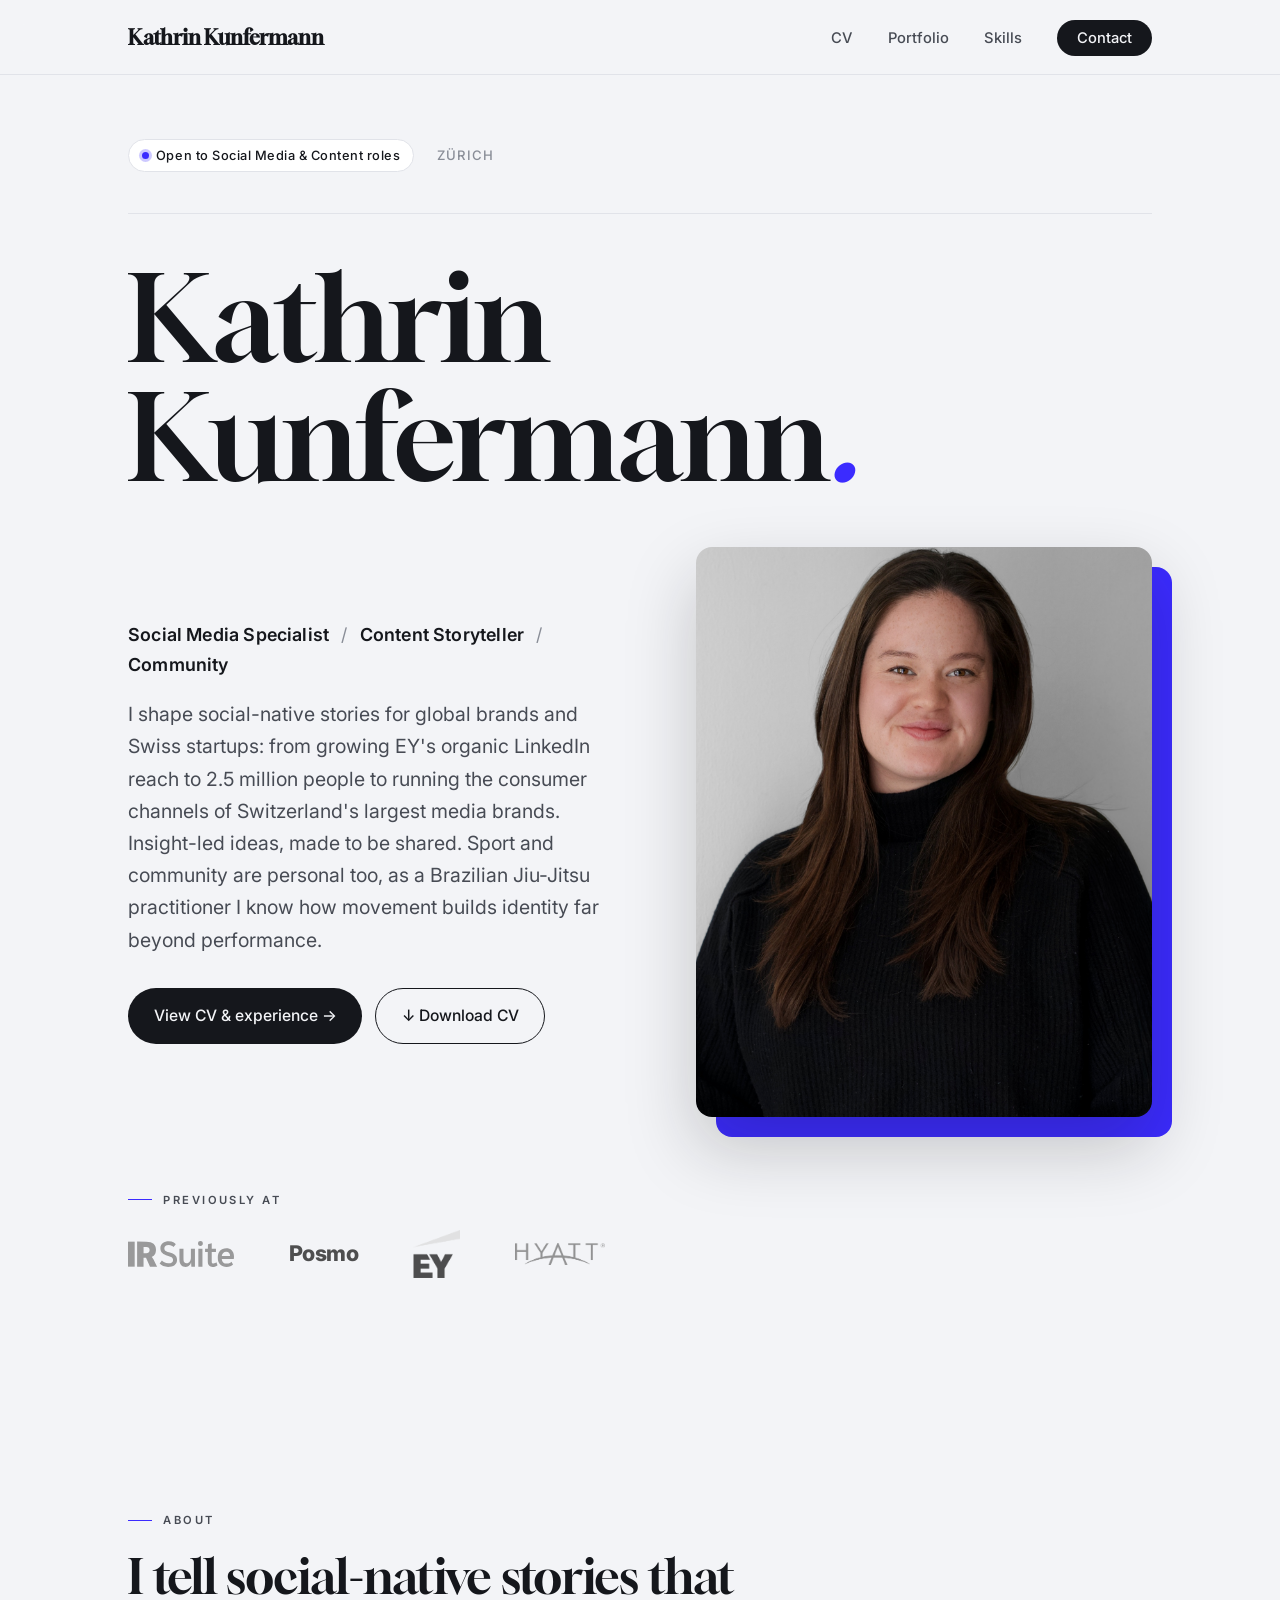
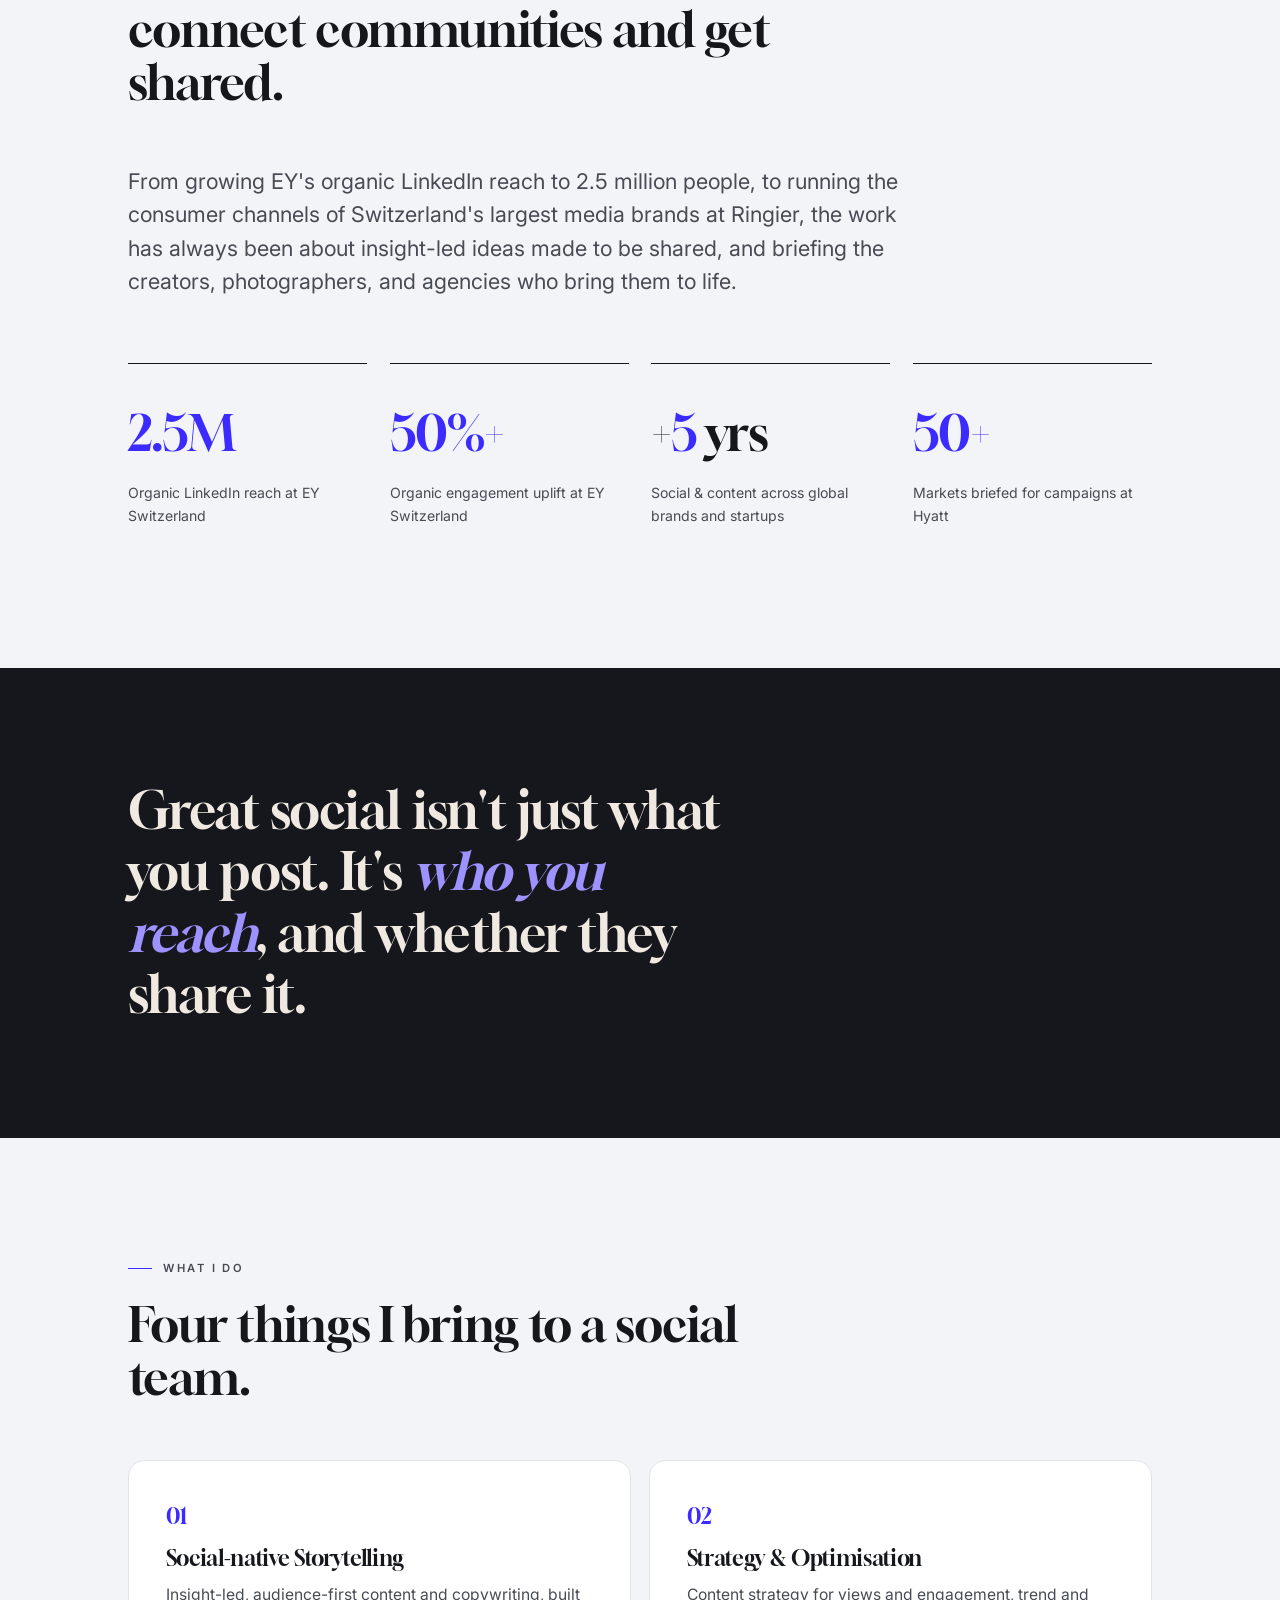
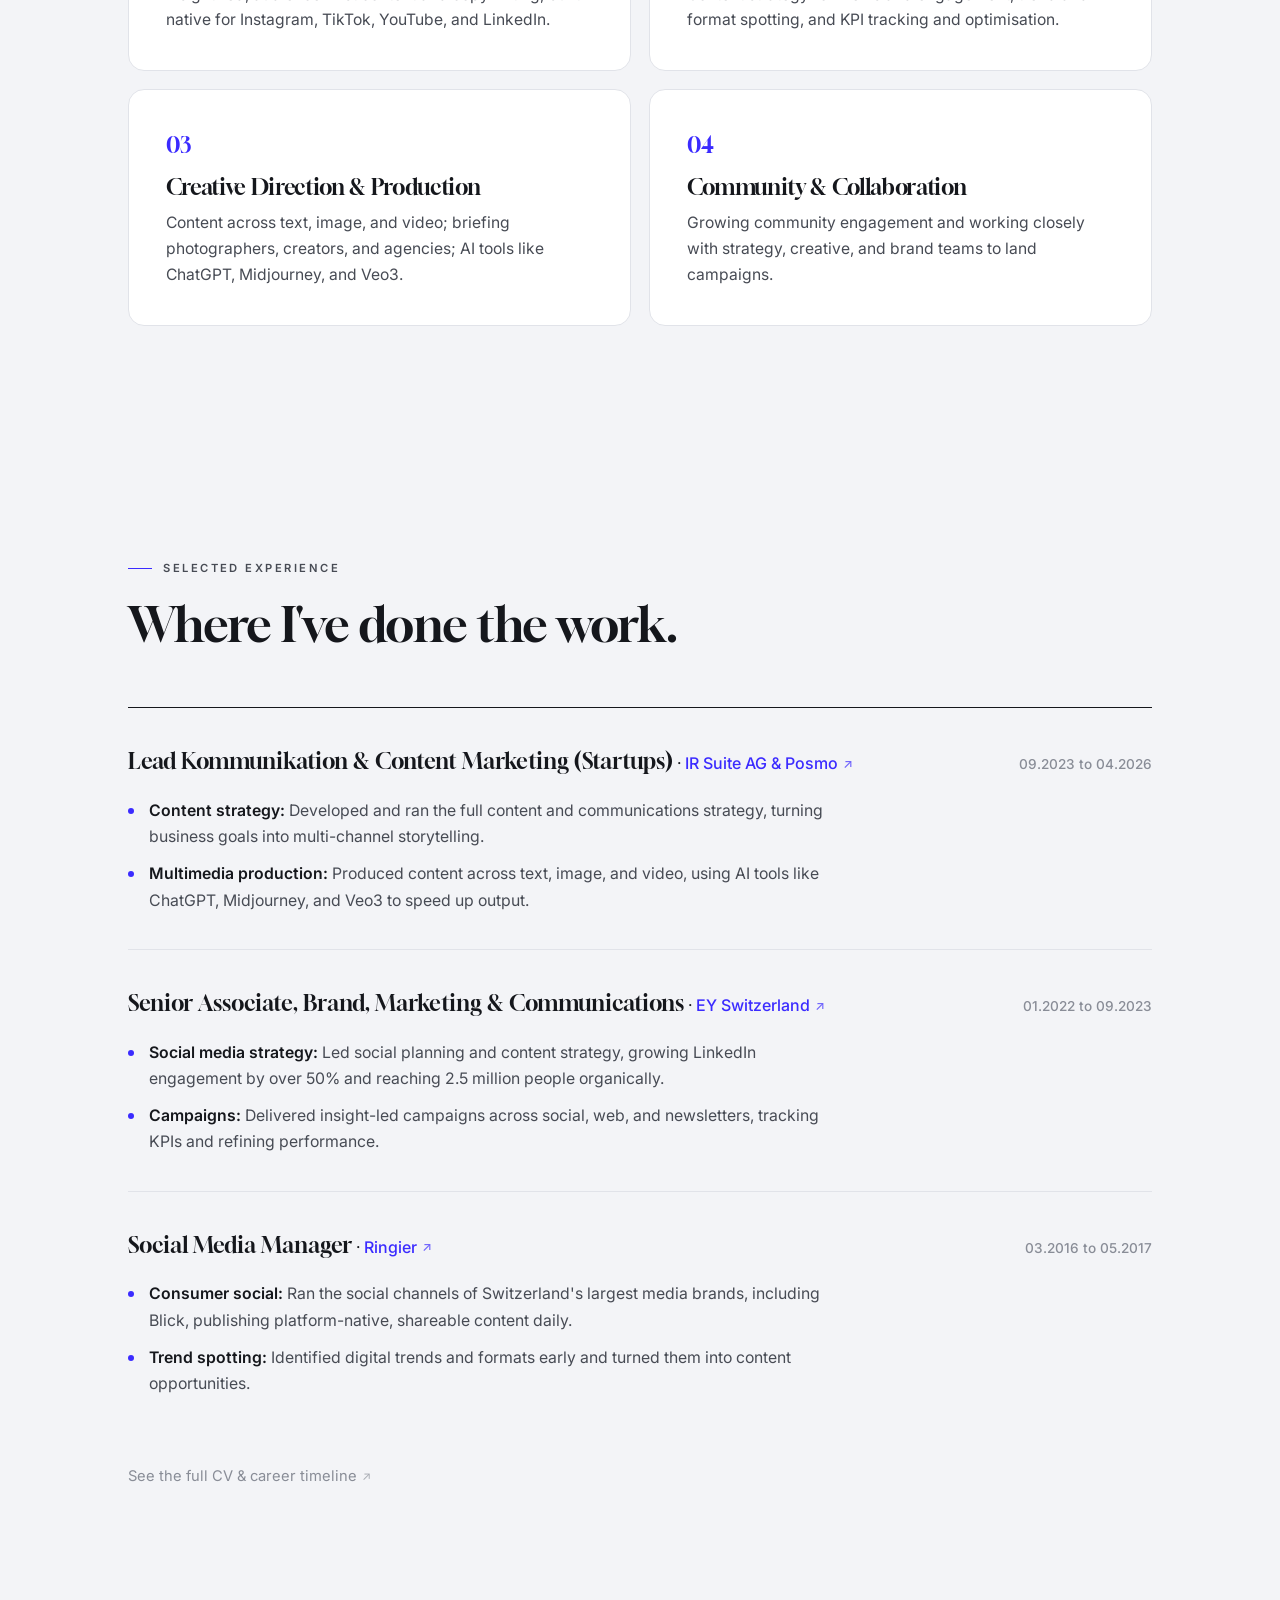
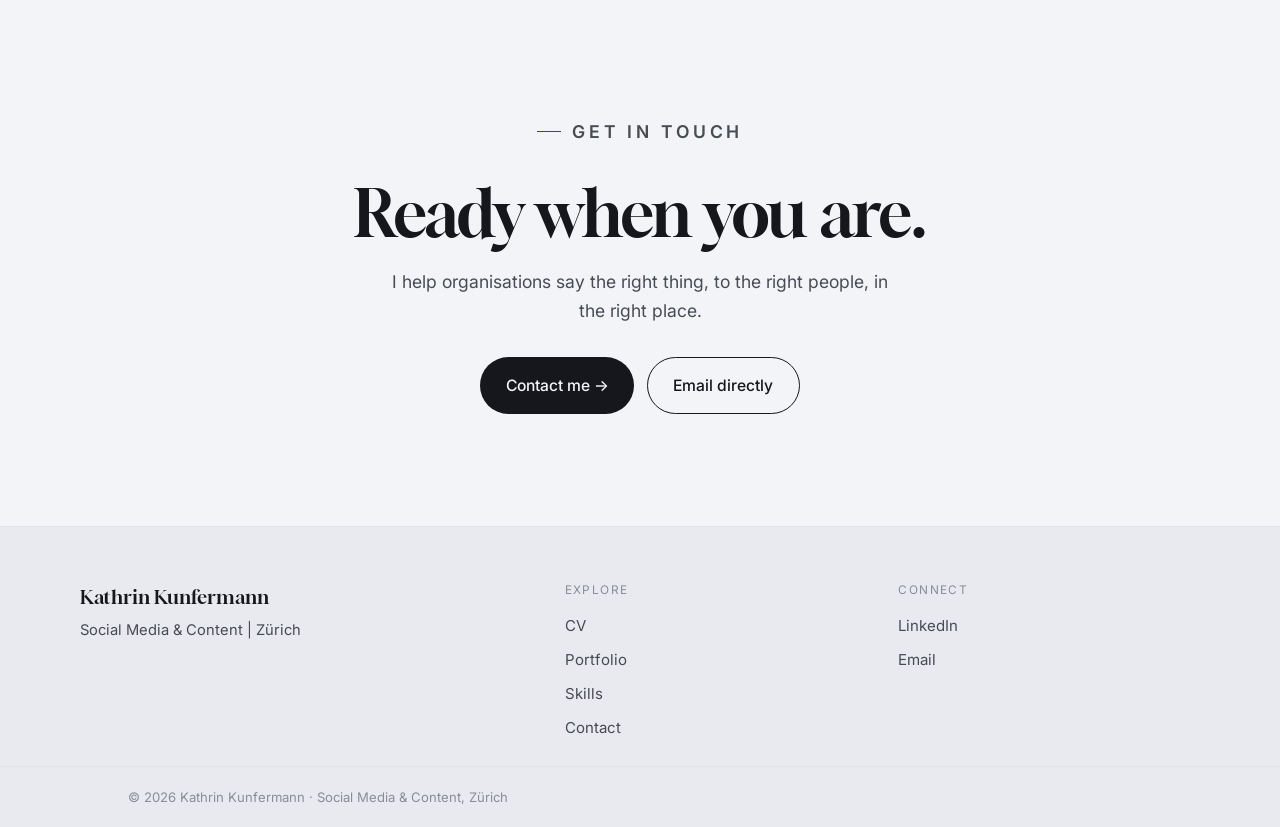
<file: index.html>
<!DOCTYPE html>
<html lang="en">
<head>
<meta charset="UTF-8" />
<meta name="robots" content="noindex, nofollow" />
<meta name="viewport" content="width=device-width, initial-scale=1.0" />
<title>Kathrin Kunfermann · Social Media &amp; Content</title>
<meta name="description" content="Kathrin Kunfermann — Social Media Specialist and content storyteller in Zürich. Insight-led, social-native stories for global brands and Swiss startups." />
<link rel="stylesheet" href="/style.css" />
</head>
<body>
  <header class="site-header">
    <div class="wrap nav">
      <a class="brand" href="/">Kathrin Kunfermann</a>
      <button class="menu-btn" aria-label="Menu"><span></span><span></span><span></span></button>
      <ul class="nav-links">
        <li><a href="/cv/">CV</a></li>
        <li><a href="/portfolio/">Portfolio</a></li>
        <li><a href="/skills/">Skills</a></li>
        <li><a class="nav-cta" href="/contact/">Contact</a></li>
      </ul>
    </div>
  </header>

  <main>
    <!-- Hero -->
    <section class="hero">
      <div class="wrap">
        <div class="hero-meta reveal">
          <span class="badge"><span class="dot"></span> Open to Social Media &amp; Content roles</span>
          <span>Zürich</span>
          <span class="spacer"></span>
        </div>
        <h1 class="reveal">Kathrin<br>Kunfermann<em>.</em></h1>
        <div class="hero-body">
          <div>
            <p class="role reveal">Social Media Specialist <span>/</span> Content Storyteller <span>/</span> Community</p>
            <p class="summary reveal">I shape social-native stories for global brands and Swiss startups: from growing EY's organic LinkedIn reach to 2.5&nbsp;million people to running the consumer channels of Switzerland's largest media brands. Insight-led ideas, made to be shared. Sport and community are personal too, as a Brazilian Jiu-Jitsu practitioner I know how movement builds identity far beyond performance.</p>
            <div class="cta-row reveal">
              <a class="btn btn-primary" href="/cv/">View CV &amp; experience →</a>
              <a class="btn btn-ghost" href="/assets/Kathrin-Kunfermann-CV.pdf" download>↓ Download CV</a>
            </div>
          </div>
          <div class="portrait-wrap reveal">
            <img class="portrait" src="/assets/portrait.jpg" alt="Portrait of Kathrin Kunfermann" />
          </div>
        </div>
      </div>
    </section>

    <!-- Previously at -->
    <section class="section" style="padding-top:0;">
      <div class="wrap">
        <p class="eyebrow reveal">Previously at</p>
        <div class="logos-strip reveal">
          <a href="https://ir-suite.com/en" target="_blank" rel="noopener" aria-label="IR Suite"><img class="logo-img logo-irsuite" src="/assets/irsuite.svg" alt="IR Suite" /></a>
          <a class="wordmark wm-posmo" href="https://posmo.coop/" target="_blank" rel="noopener">Posmo</a>
          <a href="http://ey.com/en_ch/" target="_blank" rel="noopener" aria-label="EY"><img class="logo-img logo-ey" src="/assets/ey.png" alt="EY" /></a>
          <a href="https://www.hyatt.com/" target="_blank" rel="noopener" aria-label="Hyatt"><img class="logo-img logo-hyatt" src="/assets/hyatt.png" alt="Hyatt" /></a>
        </div>
      </div>
    </section>

    <!-- About + stats -->
    <section class="section" id="about">
      <div class="wrap">
        <div class="section-head reveal">
          <p class="eyebrow">About</p>
          <h2>I tell social-native stories that connect communities and get shared.</h2>
        </div>
        <p class="lead reveal" style="margin-bottom: clamp(2.5rem,6vw,4rem);">From growing EY's organic LinkedIn reach to 2.5&nbsp;million people, to running the consumer channels of Switzerland's largest media brands at Ringier, the work has always been about insight-led ideas made to be shared, and briefing the creators, photographers, and agencies who bring them to life.</p>
        <div class="stats">
          <div class="stat reveal"><div class="num"><span>2.5M</span></div><div class="label">Organic LinkedIn reach at EY Switzerland</div></div>
          <div class="stat reveal"><div class="num"><span>50%+</span></div><div class="label">Organic engagement uplift at EY Switzerland</div></div>
          <div class="stat reveal"><div class="num">+<span>5</span> yrs</div><div class="label">Social &amp; content across global brands and startups</div></div>
          <div class="stat reveal"><div class="num"><span>50+</span></div><div class="label">Markets briefed for campaigns at Hyatt</div></div>
        </div>
      </div>
    </section>

    <!-- Statement -->
    <section class="statement">
      <div class="wrap">
        <p class="reveal">Great social isn't just what you post. It's <em>who you reach</em>, and whether they share it.</p>
      </div>
    </section>

    <!-- What I do -->
    <section class="section" id="services">
      <div class="wrap">
        <div class="section-head reveal">
          <p class="eyebrow">What I do</p>
          <h2>Four things I bring to a social team.</h2>
        </div>
        <div class="svc-grid">
          <div class="svc-card reveal">
            <div class="svc-num">01</div>
            <h3>Social-native Storytelling</h3>
            <p>Insight-led, audience-first content and copywriting, built native for Instagram, TikTok, YouTube, and LinkedIn.</p>
          </div>
          <div class="svc-card reveal">
            <div class="svc-num">02</div>
            <h3>Strategy &amp; Optimisation</h3>
            <p>Content strategy for views and engagement, trend and format spotting, and KPI tracking and optimisation.</p>
          </div>
          <div class="svc-card reveal">
            <div class="svc-num">03</div>
            <h3>Creative Direction &amp; Production</h3>
            <p>Content across text, image, and video; briefing photographers, creators, and agencies; AI tools like ChatGPT, Midjourney, and Veo3.</p>
          </div>
          <div class="svc-card reveal">
            <div class="svc-num">04</div>
            <h3>Community &amp; Collaboration</h3>
            <p>Growing community engagement and working closely with strategy, creative, and brand teams to land campaigns.</p>
          </div>
        </div>
      </div>
    </section>

    <!-- Selected experience -->
    <section class="section" id="work">
      <div class="wrap">
        <div class="section-head reveal">
          <p class="eyebrow">Selected experience</p>
          <h2>Where I've done the work.</h2>
        </div>

        <article class="role-card reveal">
          <div class="role-head">
            <div><span class="role-title">Lead Kommunikation &amp; Content Marketing (Startups)</span> · <a class="role-company role-company-link" href="https://ir-suite.com/en" target="_blank" rel="noopener">IR Suite AG &amp; Posmo</a></div>
            <span class="role-dates">09.2023 to 04.2026</span>
          </div>
          <ul class="role-bullets">
            <li><b>Content strategy:</b> Developed and ran the full content and communications strategy, turning business goals into multi-channel storytelling.</li>
            <li><b>Multimedia production:</b> Produced content across text, image, and video, using AI tools like ChatGPT, Midjourney, and Veo3 to speed up output.</li>
          </ul>
        </article>

        <article class="role-card reveal">
          <div class="role-head">
            <div><span class="role-title">Senior Associate, Brand, Marketing &amp; Communications</span> · <a class="role-company role-company-link" href="http://ey.com/en_ch/" target="_blank" rel="noopener">EY Switzerland</a></div>
            <span class="role-dates">01.2022 to 09.2023</span>
          </div>
          <ul class="role-bullets">
            <li><b>Social media strategy:</b> Led social planning and content strategy, growing LinkedIn engagement by over 50% and reaching 2.5&nbsp;million people organically.</li>
            <li><b>Campaigns:</b> Delivered insight-led campaigns across social, web, and newsletters, tracking KPIs and refining performance.</li>
          </ul>
        </article>

        <article class="role-card reveal">
          <div class="role-head">
            <div><span class="role-title">Social Media Manager</span> · <a class="role-company role-company-link" href="https://www.ringier.com/" target="_blank" rel="noopener">Ringier</a></div>
            <span class="role-dates">03.2016 to 05.2017</span>
          </div>
          <ul class="role-bullets">
            <li><b>Consumer social:</b> Ran the social channels of Switzerland's largest media brands, including Blick, publishing platform-native, shareable content daily.</li>
            <li><b>Trend spotting:</b> Identified digital trends and formats early and turned them into content opportunities.</li>
          </ul>
        </article>

        <p class="note-line reveal" style="font-style:normal;"><a class="role-company-link" href="/cv/">See the full CV &amp; career timeline</a></p>
      </div>
    </section>

    <!-- Contact CTA -->
    <section class="section cta-band" id="contact">
      <div class="wrap">
        <div class="reveal">
          <p class="eyebrow" style="justify-content:center;">Get in touch</p>
          <h2>Ready when you are.</h2>
          <p>I help organisations say the right thing, to the right people, in the right place.</p>
          <div class="cta-row" style="justify-content:center;">
            <a class="btn btn-primary" href="/contact/">Contact me →</a>
            <a class="btn btn-ghost" href="mailto:kathrin.kunfermann@gmail.com">Email directly</a>
          </div>
        </div>
      </div>
    </section>
  </main>

  <footer class="site-footer">
    <div class="wrap footer-grid">
      <div>
        <h4>Kathrin Kunfermann</h4>
        <p class="tagline">Social Media &amp; Content&nbsp;|&nbsp;Zürich</p>
      </div>
      <div>
        <p class="footer-col-label">Explore</p>
        <ul class="footer-links">
          <li><a href="/cv/">CV</a></li>
          <li><a href="/portfolio/">Portfolio</a></li>
          <li><a href="/skills/">Skills</a></li>
          <li><a href="/contact/">Contact</a></li>
        </ul>
      </div>
      <div>
        <p class="footer-col-label">Connect</p>
        <ul class="footer-links">
          <li><a href="https://www.linkedin.com/" target="_blank" rel="noopener">LinkedIn</a></li>
          <li><a href="mailto:kathrin.kunfermann@gmail.com">Email</a></li>
        </ul>
      </div>
    </div>
    <div class="footer-bottom"><div class="wrap">© 2026 Kathrin Kunfermann · Social Media &amp; Content, Zürich</div></div>
  </footer>

  <script src="/app.js"></script>
</body>
</html>
</file>
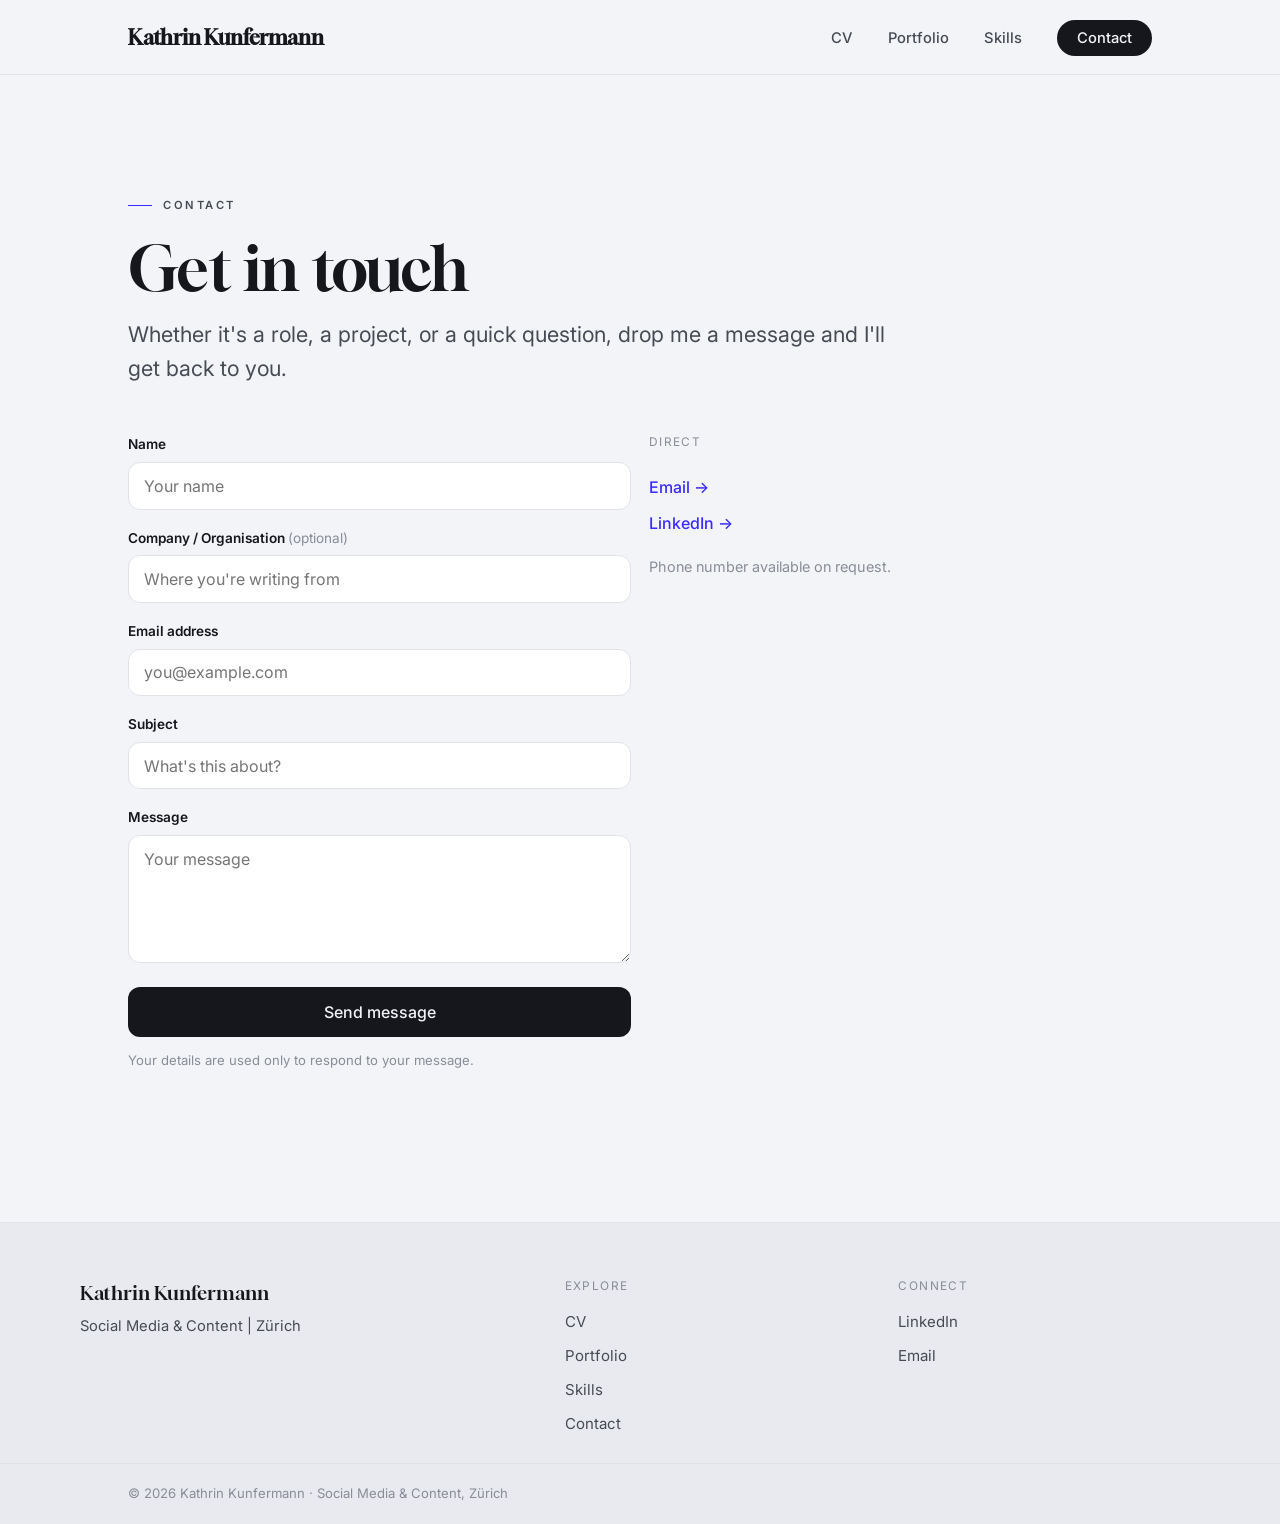
<file: contact/index.html>
<!DOCTYPE html>
<html lang="en">
<head>
<meta charset="UTF-8" />
<meta name="robots" content="noindex, nofollow" />
<meta name="viewport" content="width=device-width, initial-scale=1.0" />
<title>Contact · Kathrin Kunfermann</title>
<meta name="description" content="Get in touch with Kathrin Kunfermann, Social Media Specialist and content storyteller, Zürich." />
<link rel="stylesheet" href="/style.css" />
</head>
<body>
  <header class="site-header">
    <div class="wrap nav">
      <a class="brand" href="/">Kathrin Kunfermann</a>
      <button class="menu-btn" aria-label="Menu"><span></span><span></span><span></span></button>
      <ul class="nav-links">
        <li><a href="/cv/">CV</a></li>
        <li><a href="/portfolio/">Portfolio</a></li>
        <li><a href="/skills/">Skills</a></li>
        <li><a class="nav-cta active" href="/contact/">Contact</a></li>
      </ul>
    </div>
  </header>

  <main>
    <section class="section">
      <div class="wrap">
        <p class="eyebrow reveal">Contact</p>
        <h1 class="page-title reveal">Get in touch</h1>
        <p class="lead reveal" style="margin-bottom: clamp(2rem,5vw,3rem);">Whether it's a role, a project, or a quick question, drop me a message and I'll get back to you.</p>

        <div class="grid-2" style="align-items:start;">
          <div class="reveal">
            <form id="contact-form" class="form">
              <input type="hidden" name="access_key" value="0514edf4-e947-4f63-b683-f4f6b9c98049" />
              <input type="hidden" name="from_name" value="kathrinkunfermann.ch contact form" />
              <input type="checkbox" name="botcheck" style="display:none" tabindex="-1" autocomplete="off" />

              <div class="field">
                <label for="name">Name</label>
                <input id="name" type="text" name="name" placeholder="Your name" required />
              </div>

              <div class="field">
                <label for="company">Company / Organisation <span class="opt">(optional)</span></label>
                <input id="company" type="text" name="company" placeholder="Where you're writing from" />
              </div>

              <div class="field">
                <label for="email">Email address</label>
                <input id="email" type="email" name="email" placeholder="you@example.com" required />
              </div>

              <div class="field">
                <label for="subject">Subject</label>
                <input id="subject" type="text" name="subject" placeholder="What's this about?" required />
              </div>

              <div class="field">
                <label for="message">Message</label>
                <textarea id="message" name="message" rows="5" placeholder="Your message" required></textarea>
              </div>

              <button type="submit" class="btn-submit" id="submit-btn">Send message</button>
              <p class="privacy">Your details are used only to respond to your message.</p>
              <p class="form-status" id="status" role="status" aria-live="polite"></p>
            </form>

            <div class="thank-you" id="thank-you" hidden>
              <h3>Thanks, message sent.</h3>
              <p>I'll get back to you within 48 hours.</p>
            </div>
          </div>

          <aside class="contact-aside reveal">
            <p class="footer-col-label">Direct</p>
            <a href="mailto:kathrin.kunfermann@gmail.com">Email →</a>
            <a href="https://www.linkedin.com/" target="_blank" rel="noopener">LinkedIn →</a>
            <p style="color:var(--ink-3); font-size:0.9rem; margin-top:0.6rem;">Phone number available on request.</p>
          </aside>
        </div>
      </div>
    </section>
  </main>

  <footer class="site-footer">
    <div class="wrap footer-grid">
      <div>
        <h4>Kathrin Kunfermann</h4>
        <p class="tagline">Social Media &amp; Content&nbsp;|&nbsp;Zürich</p>
      </div>
      <div>
        <p class="footer-col-label">Explore</p>
        <ul class="footer-links">
          <li><a href="/cv/">CV</a></li>
          <li><a href="/portfolio/">Portfolio</a></li>
          <li><a href="/skills/">Skills</a></li>
          <li><a href="/contact/">Contact</a></li>
        </ul>
      </div>
      <div>
        <p class="footer-col-label">Connect</p>
        <ul class="footer-links">
          <li><a href="https://www.linkedin.com/" target="_blank" rel="noopener">LinkedIn</a></li>
          <li><a href="mailto:kathrin.kunfermann@gmail.com">Email</a></li>
        </ul>
      </div>
    </div>
    <div class="footer-bottom"><div class="wrap">© 2026 Kathrin Kunfermann · Social Media &amp; Content, Zürich</div></div>
  </footer>

  <script src="/app.js"></script>
  <script>
    const form = document.getElementById('contact-form');
    const status = document.getElementById('status');
    const btn = document.getElementById('submit-btn');
    const thankYou = document.getElementById('thank-you');

    form.addEventListener('submit', async (e) => {
      e.preventDefault();
      btn.disabled = true;
      status.textContent = 'Sending…';
      const data = Object.fromEntries(new FormData(form));
      try {
        const res = await fetch('https://api.web3forms.com/submit', {
          method: 'POST',
          headers: { 'Content-Type': 'application/json', 'Accept': 'application/json' },
          body: JSON.stringify(data)
        });
        const json = await res.json();
        if (json.success) {
          form.style.display = 'none';
          thankYou.hidden = false;
        } else {
          status.textContent = '⚠ ' + (json.message || 'Something went wrong, please try again.');
          btn.disabled = false;
        }
      } catch (err) {
        status.textContent = '⚠ Network error. Please try again.';
        btn.disabled = false;
      }
    });
  </script>
</body>
</html>
</file>
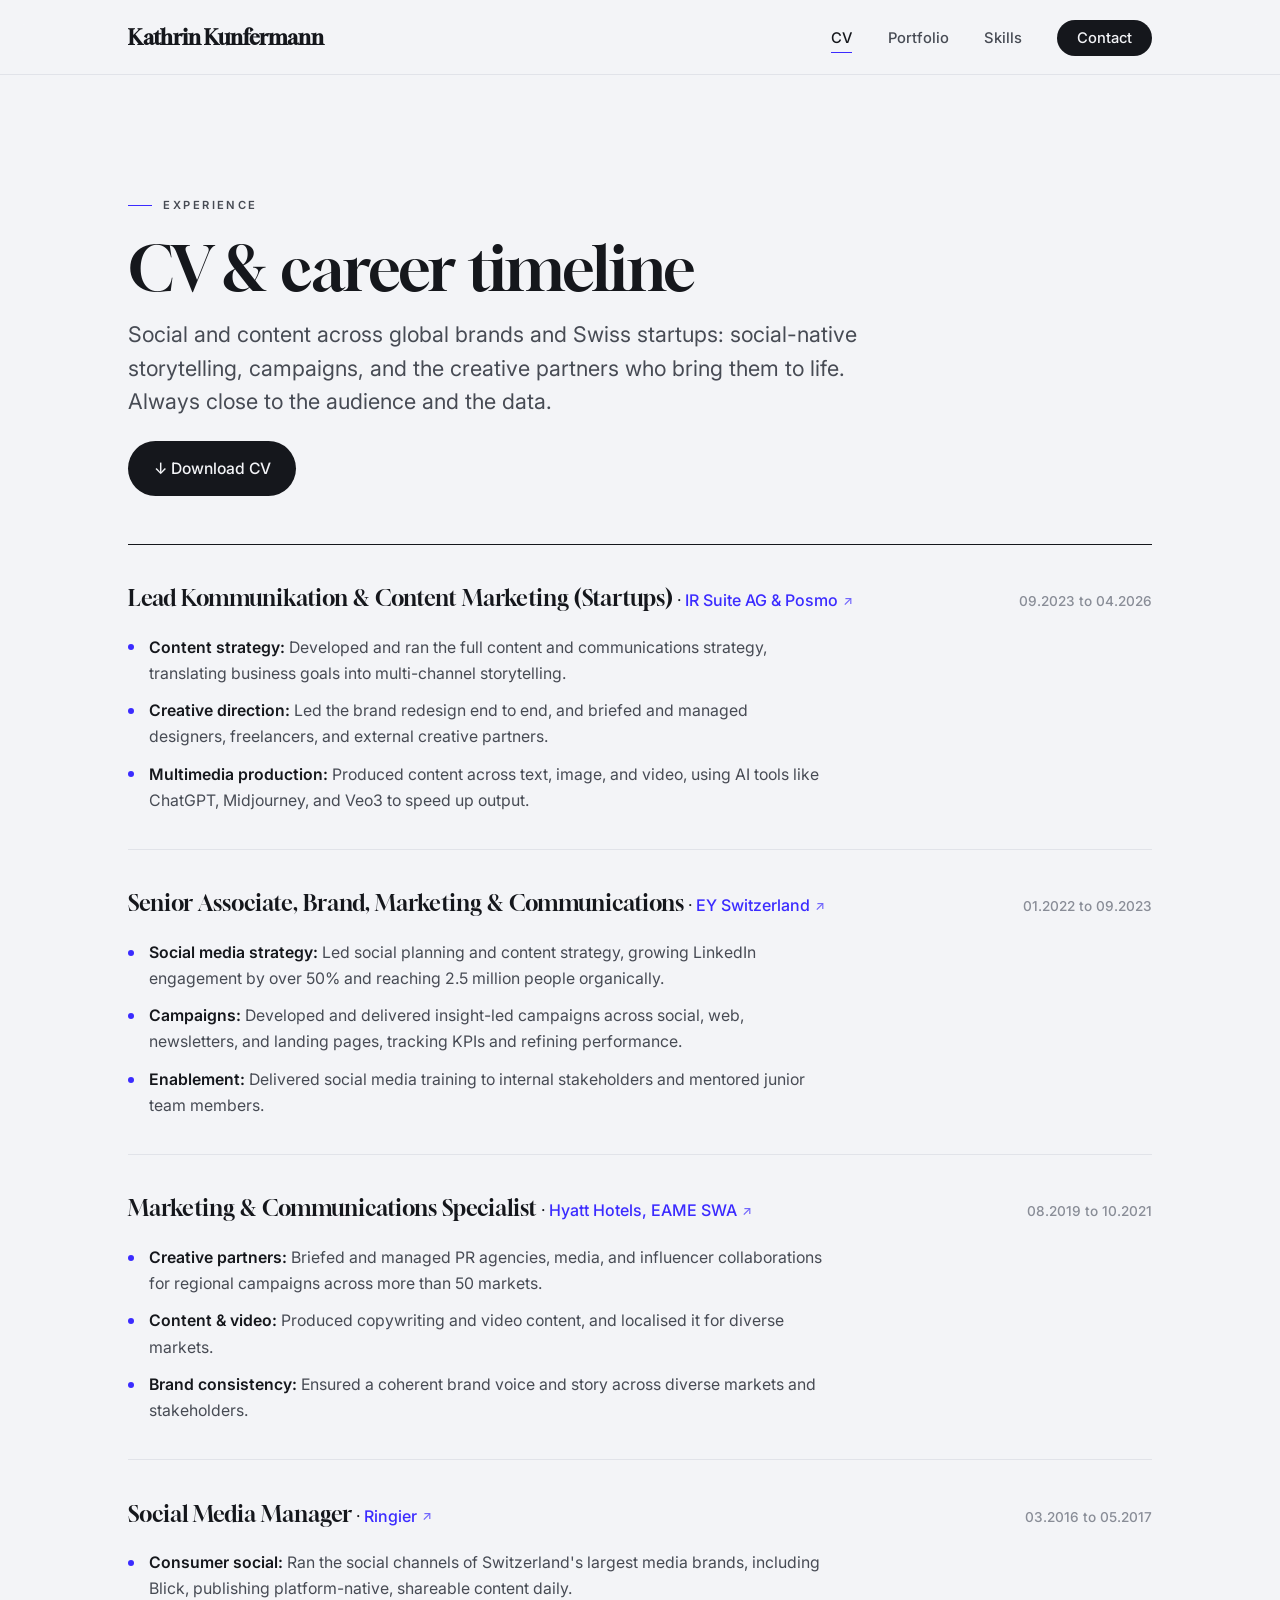
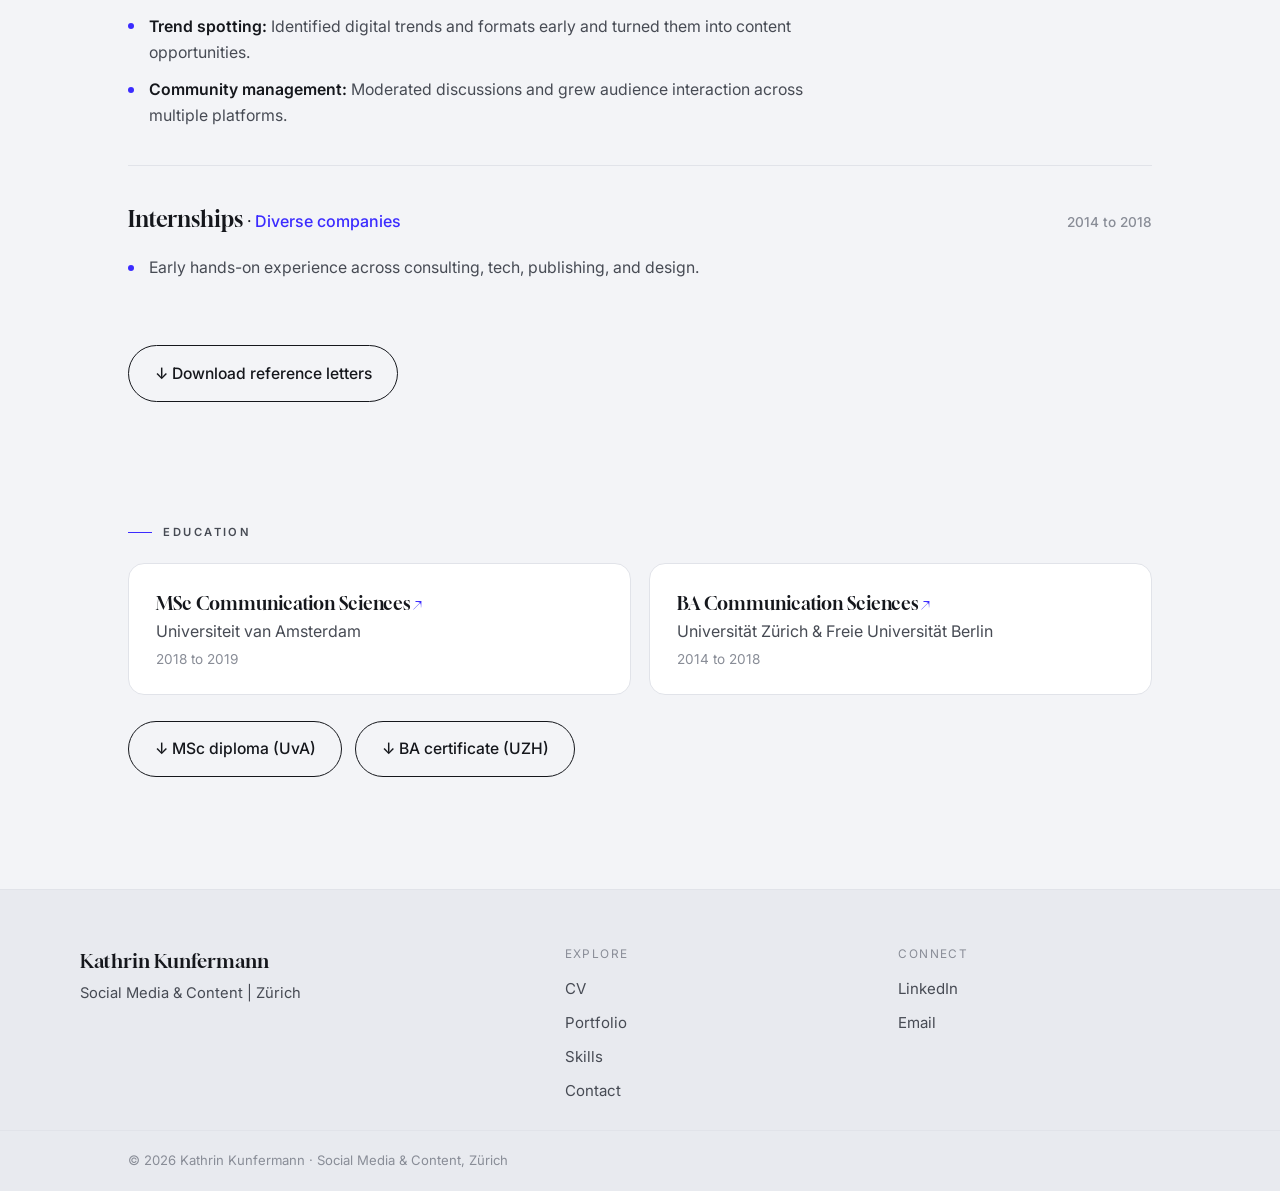
<file: cv/index.html>
<!DOCTYPE html>
<html lang="en">
<head>
<meta charset="UTF-8" />
<meta name="robots" content="noindex, nofollow" />
<meta name="viewport" content="width=device-width, initial-scale=1.0" />
<title>CV &amp; Experience · Kathrin Kunfermann</title>
<meta name="description" content="Career timeline of Kathrin Kunfermann: social media and content roles across IR Suite &amp; Posmo, EY Switzerland, Hyatt, and Ringier." />
<link rel="stylesheet" href="/style.css" />
</head>
<body>
  <header class="site-header">
    <div class="wrap nav">
      <a class="brand" href="/">Kathrin Kunfermann</a>
      <button class="menu-btn" aria-label="Menu"><span></span><span></span><span></span></button>
      <ul class="nav-links">
        <li><a class="active" href="/cv/">CV</a></li>
        <li><a href="/portfolio/">Portfolio</a></li>
        <li><a href="/skills/">Skills</a></li>
        <li><a class="nav-cta" href="/contact/">Contact</a></li>
      </ul>
    </div>
  </header>

  <main>
    <section class="section">
      <div class="wrap">
        <p class="eyebrow reveal">Experience</p>
        <h1 class="page-title reveal">CV &amp; career timeline</h1>
        <p class="lead reveal">Social and content across global brands and Swiss startups: social-native storytelling, campaigns, and the creative partners who bring them to life. Always close to the audience and the data.</p>
        <div class="cta-row reveal" style="margin-top:1.4rem;">
          <a class="btn btn-primary" href="/assets/Kathrin-Kunfermann-CV.pdf" download>↓ Download CV</a>
        </div>

        <div style="margin-top: clamp(2rem,5vw,3rem);">

          <article class="role-card reveal">
            <div class="role-head">
              <div><span class="role-title">Lead Kommunikation &amp; Content Marketing (Startups)</span> · <a class="role-company role-company-link" href="https://ir-suite.com/en" target="_blank" rel="noopener">IR Suite AG &amp; Posmo</a></div>
              <span class="role-dates">09.2023 to 04.2026</span>
            </div>
            <ul class="role-bullets">
              <li><b>Content strategy:</b> Developed and ran the full content and communications strategy, translating business goals into multi-channel storytelling.</li>
              <li><b>Creative direction:</b> Led the brand redesign end to end, and briefed and managed designers, freelancers, and external creative partners.</li>
              <li><b>Multimedia production:</b> Produced content across text, image, and video, using AI tools like ChatGPT, Midjourney, and Veo3 to speed up output.</li>
            </ul>
          </article>

          <article class="role-card reveal">
            <div class="role-head">
              <div><span class="role-title">Senior Associate, Brand, Marketing &amp; Communications</span> · <a class="role-company role-company-link" href="http://ey.com/en_ch/" target="_blank" rel="noopener">EY Switzerland</a></div>
              <span class="role-dates">01.2022 to 09.2023</span>
            </div>
            <ul class="role-bullets">
              <li><b>Social media strategy:</b> Led social planning and content strategy, growing LinkedIn engagement by over 50% and reaching 2.5&nbsp;million people organically.</li>
              <li><b>Campaigns:</b> Developed and delivered insight-led campaigns across social, web, newsletters, and landing pages, tracking KPIs and refining performance.</li>
              <li><b>Enablement:</b> Delivered social media training to internal stakeholders and mentored junior team members.</li>
            </ul>
          </article>

          <article class="role-card reveal">
            <div class="role-head">
              <div><span class="role-title">Marketing &amp; Communications Specialist</span> · <a class="role-company role-company-link" href="https://www.hyatt.com/" target="_blank" rel="noopener">Hyatt Hotels, EAME SWA</a></div>
              <span class="role-dates">08.2019 to 10.2021</span>
            </div>
            <ul class="role-bullets">
              <li><b>Creative partners:</b> Briefed and managed PR agencies, media, and influencer collaborations for regional campaigns across more than 50 markets.</li>
              <li><b>Content &amp; video:</b> Produced copywriting and video content, and localised it for diverse markets.</li>
              <li><b>Brand consistency:</b> Ensured a coherent brand voice and story across diverse markets and stakeholders.</li>
            </ul>
          </article>

          <article class="role-card reveal">
            <div class="role-head">
              <div><span class="role-title">Social Media Manager</span> · <a class="role-company role-company-link" href="https://www.ringier.com/" target="_blank" rel="noopener">Ringier</a></div>
              <span class="role-dates">03.2016 to 05.2017</span>
            </div>
            <ul class="role-bullets">
              <li><b>Consumer social:</b> Ran the social channels of Switzerland's largest media brands, including Blick, publishing platform-native, shareable content daily.</li>
              <li><b>Trend spotting:</b> Identified digital trends and formats early and turned them into content opportunities.</li>
              <li><b>Community management:</b> Moderated discussions and grew audience interaction across multiple platforms.</li>
            </ul>
          </article>

          <article class="role-card reveal">
            <div class="role-head">
              <div><span class="role-title">Internships</span> · <span class="role-company">Diverse companies</span></div>
              <span class="role-dates">2014 to 2018</span>
            </div>
            <ul class="role-bullets">
              <li>Early hands-on experience across consulting, tech, publishing, and design.</li>
            </ul>
          </article>

        </div>

        <div class="cta-row reveal" style="margin-top:1.8rem;">
          <a class="btn btn-ghost" href="/assets/Kathrin-Kunfermann-Reference-Letters.pdf" download>↓ Download reference letters</a>
        </div>
      </div>
    </section>

    <section class="section" style="padding-top:0;">
      <div class="wrap">
        <p class="eyebrow reveal">Education</p>
        <div class="grid-2">
          <a class="mini-card reveal" href="https://www.uva.nl/" target="_blank" rel="noopener">
            <div class="deg">MSc Communication Sciences</div>
            <div class="school">Universiteit van Amsterdam</div>
            <div class="when">2018 to 2019</div>
          </a>
          <a class="mini-card reveal" href="https://www.uzh.ch/de.html" target="_blank" rel="noopener">
            <div class="deg">BA Communication Sciences</div>
            <div class="school">Universität Zürich &amp; Freie Universität Berlin</div>
            <div class="when">2014 to 2018</div>
          </a>
        </div>
        <div class="cta-row reveal" style="margin-top:1.6rem;">
          <a class="btn btn-ghost" href="/assets/Kathrin-Kunfermann-MSc-Diploma.pdf" download>↓ MSc diploma (UvA)</a>
          <a class="btn btn-ghost" href="/assets/Kathrin-Kunfermann-BA-Certificate-UZH.pdf" download>↓ BA certificate (UZH)</a>
        </div>
      </div>
    </section>
  </main>

  <footer class="site-footer">
    <div class="wrap footer-grid">
      <div>
        <h4>Kathrin Kunfermann</h4>
        <p class="tagline">Social Media &amp; Content&nbsp;|&nbsp;Zürich</p>
      </div>
      <div>
        <p class="footer-col-label">Explore</p>
        <ul class="footer-links">
          <li><a href="/cv/">CV</a></li>
          <li><a href="/portfolio/">Portfolio</a></li>
          <li><a href="/skills/">Skills</a></li>
          <li><a href="/contact/">Contact</a></li>
        </ul>
      </div>
      <div>
        <p class="footer-col-label">Connect</p>
        <ul class="footer-links">
          <li><a href="https://www.linkedin.com/" target="_blank" rel="noopener">LinkedIn</a></li>
          <li><a href="mailto:kathrin.kunfermann@gmail.com">Email</a></li>
        </ul>
      </div>
    </div>
    <div class="footer-bottom"><div class="wrap">© 2026 Kathrin Kunfermann · Social Media &amp; Content, Zürich</div></div>
  </footer>

  <script src="/app.js"></script>
</body>
</html>
</file>
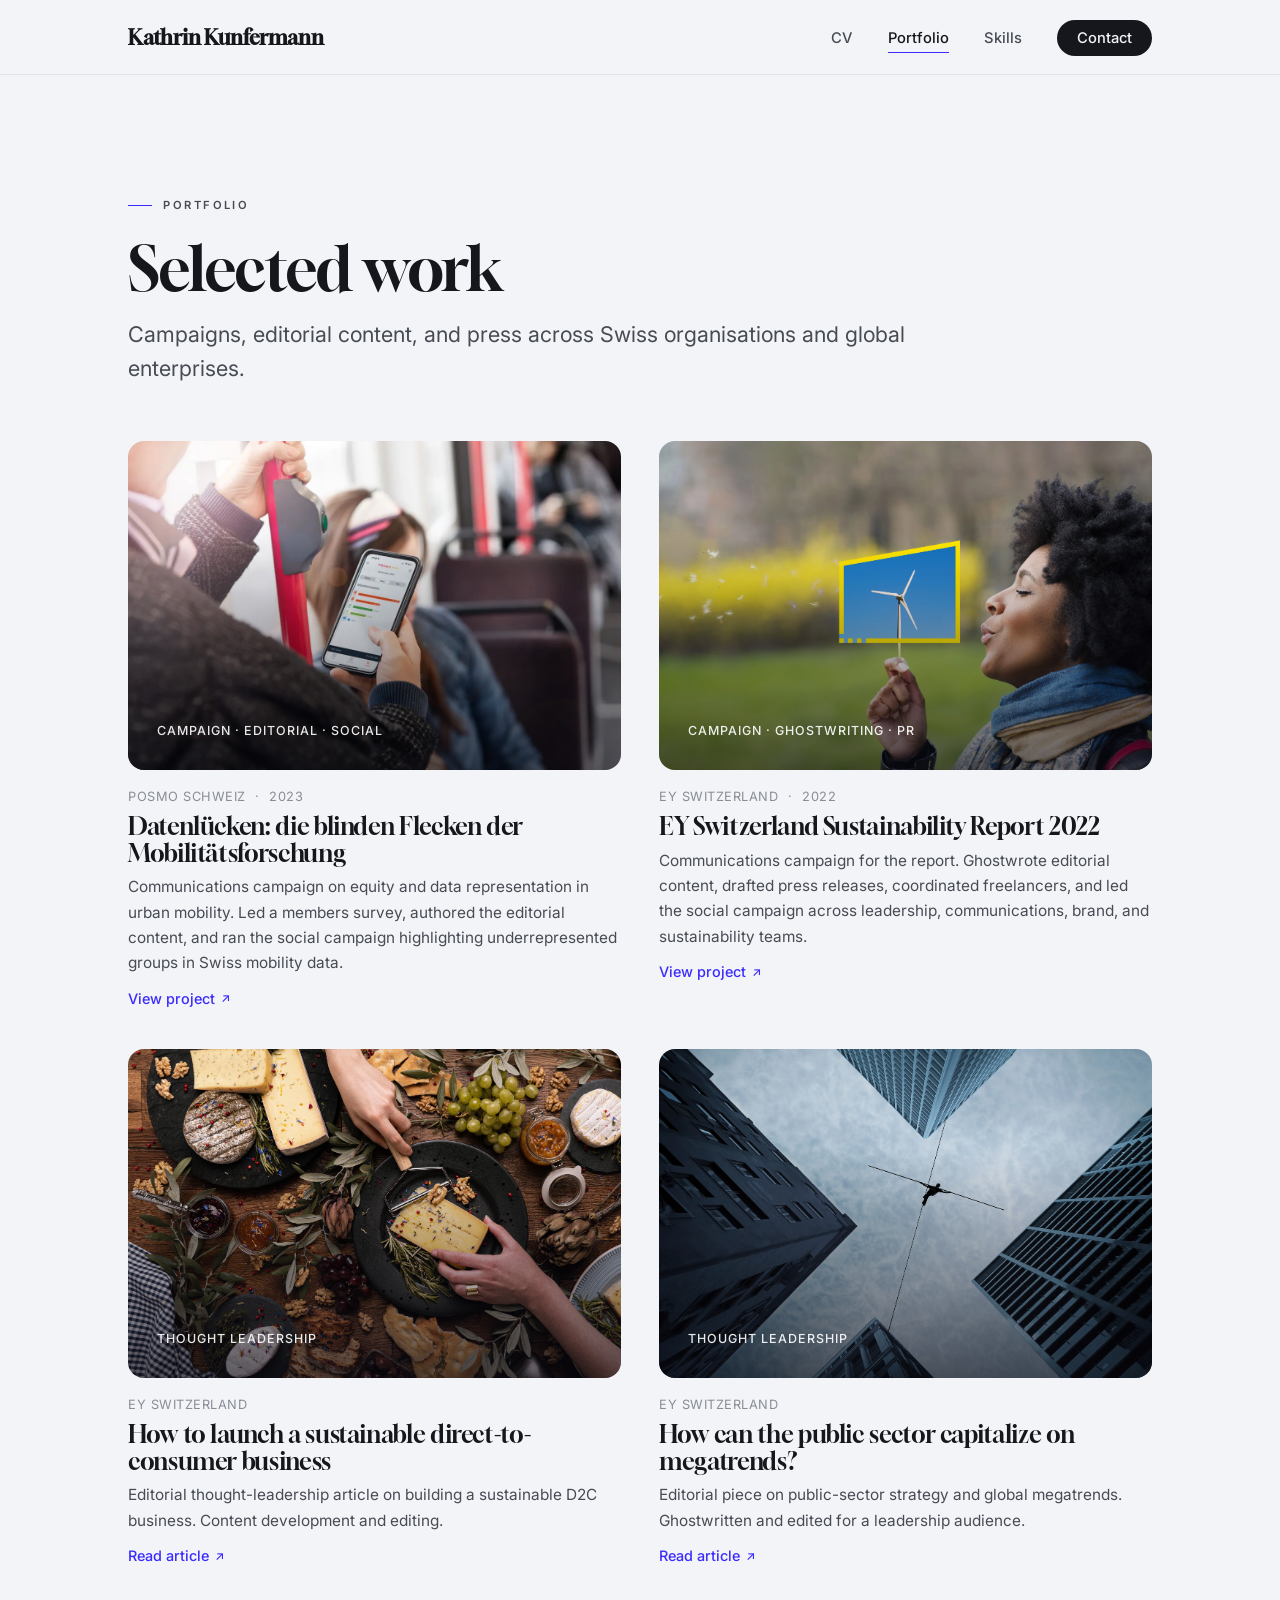
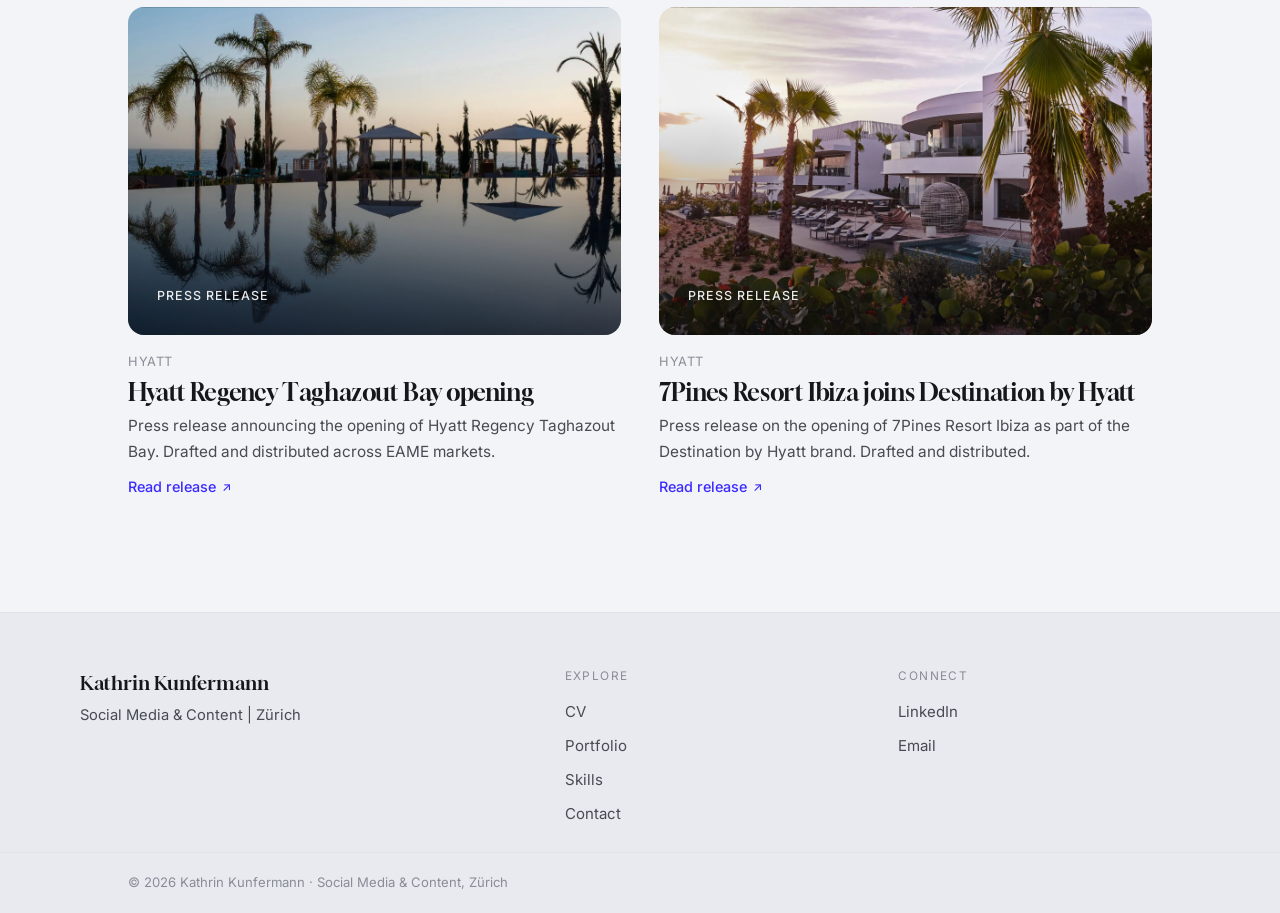
<file: portfolio/index.html>
<!DOCTYPE html>
<html lang="en">
<head>
<meta charset="UTF-8" />
<meta name="robots" content="noindex, nofollow" />
<meta name="viewport" content="width=device-width, initial-scale=1.0" />
<title>Portfolio · Kathrin Kunfermann</title>
<meta name="description" content="Selected work by Kathrin Kunfermann: campaigns, editorial content, and press across Posmo, EY Switzerland, and Hyatt." />
<link rel="stylesheet" href="/style.css" />
</head>
<body>
  <header class="site-header">
    <div class="wrap nav">
      <a class="brand" href="/">Kathrin Kunfermann</a>
      <button class="menu-btn" aria-label="Menu"><span></span><span></span><span></span></button>
      <ul class="nav-links">
        <li><a href="/cv/">CV</a></li>
        <li><a class="active" href="/portfolio/">Portfolio</a></li>
        <li><a href="/skills/">Skills</a></li>
        <li><a class="nav-cta" href="/contact/">Contact</a></li>
      </ul>
    </div>
  </header>

  <main>
    <section class="section">
      <div class="wrap">
        <p class="eyebrow reveal">Portfolio</p>
        <h1 class="page-title reveal">Selected work</h1>
        <p class="lead reveal" style="margin-bottom: clamp(2rem,5vw,3.5rem);">Campaigns, editorial content, and press across Swiss organisations and global enterprises.</p>

        <div class="pf-grid">

          <a class="pf-card reveal" href="https://posmo.coop/blog/datenluecken-in-der-mobilitaetsforschung" target="_blank" rel="noopener">
            <div class="pf-visual" style="background-image:url('/assets/portfolio/posmo.webp')"><span class="pf-tag">Campaign · Editorial · Social</span></div>
            <div class="pf-body">
              <div class="pf-meta"><span>Posmo Schweiz</span><span class="yr">2023</span></div>
              <h3>Datenlücken: die blinden Flecken der Mobilitätsforschung</h3>
              <p>Communications campaign on equity and data representation in urban mobility. Led a members survey, authored the editorial content, and ran the social campaign highlighting underrepresented groups in Swiss mobility data.</p>
              <span class="pf-link">View project</span>
            </div>
          </a>

          <a class="pf-card reveal" href="https://www.ey.com/en_ch/functional/forms/download/ey-switzerland-sustainability-report-2022" target="_blank" rel="noopener">
            <div class="pf-visual" style="background-image:url('/assets/portfolio/ey-report.webp')"><span class="pf-tag">Campaign · Ghostwriting · PR</span></div>
            <div class="pf-body">
              <div class="pf-meta"><span>EY Switzerland</span><span class="yr">2022</span></div>
              <h3>EY Switzerland Sustainability Report 2022</h3>
              <p>Communications campaign for the report. Ghostwrote editorial content, drafted press releases, coordinated freelancers, and led the social campaign across leadership, communications, brand, and sustainability teams.</p>
              <span class="pf-link">View project</span>
            </div>
          </a>

          <a class="pf-card reveal" href="https://www.ey.com/en_ch/insights/consulting/how-to-launch-a-sustainable-direct-to-consumer-business-in-no-time" target="_blank" rel="noopener">
            <div class="pf-visual" style="background-image:url('/assets/portfolio/ey-d2c.webp')"><span class="pf-tag">Thought leadership</span></div>
            <div class="pf-body">
              <div class="pf-meta"><span>EY Switzerland</span></div>
              <h3>How to launch a sustainable direct-to-consumer business</h3>
              <p>Editorial thought-leadership article on building a sustainable D2C business. Content development and editing.</p>
              <span class="pf-link">Read article</span>
            </div>
          </a>

          <a class="pf-card reveal" href="https://www.ey.com/en_ch/insights/government-public-sector/how-can-the-public-sector-capitalize-on-megatrends" target="_blank" rel="noopener">
            <div class="pf-visual" style="background-image:url('/assets/portfolio/ey-megatrends.webp')"><span class="pf-tag">Thought leadership</span></div>
            <div class="pf-body">
              <div class="pf-meta"><span>EY Switzerland</span></div>
              <h3>How can the public sector capitalize on megatrends?</h3>
              <p>Editorial piece on public-sector strategy and global megatrends. Ghostwritten and edited for a leadership audience.</p>
              <span class="pf-link">Read article</span>
            </div>
          </a>

          <a class="pf-card reveal" href="https://newsroom.hyatt.com/news-releases?item=124105" target="_blank" rel="noopener">
            <div class="pf-visual" style="background-image:url('/assets/portfolio/hyatt-taghazout.webp')"><span class="pf-tag">Press release</span></div>
            <div class="pf-body">
              <div class="pf-meta"><span>Hyatt</span></div>
              <h3>Hyatt Regency Taghazout Bay opening</h3>
              <p>Press release announcing the opening of Hyatt Regency Taghazout Bay. Drafted and distributed across EAME markets.</p>
              <span class="pf-link">Read release</span>
            </div>
          </a>

          <a class="pf-card reveal" href="https://newsroom.hyatt.com/news-releases?item=124103" target="_blank" rel="noopener">
            <div class="pf-visual" style="background-image:url('/assets/portfolio/hyatt-ibiza.webp')"><span class="pf-tag">Press release</span></div>
            <div class="pf-body">
              <div class="pf-meta"><span>Hyatt</span></div>
              <h3>7Pines Resort Ibiza joins Destination by Hyatt</h3>
              <p>Press release on the opening of 7Pines Resort Ibiza as part of the Destination by Hyatt brand. Drafted and distributed.</p>
              <span class="pf-link">Read release</span>
            </div>
          </a>

        </div>
      </div>
    </section>
  </main>

  <footer class="site-footer">
    <div class="wrap footer-grid">
      <div>
        <h4>Kathrin Kunfermann</h4>
        <p class="tagline">Social Media &amp; Content&nbsp;|&nbsp;Zürich</p>
      </div>
      <div>
        <p class="footer-col-label">Explore</p>
        <ul class="footer-links">
          <li><a href="/cv/">CV</a></li>
          <li><a href="/portfolio/">Portfolio</a></li>
          <li><a href="/skills/">Skills</a></li>
          <li><a href="/contact/">Contact</a></li>
        </ul>
      </div>
      <div>
        <p class="footer-col-label">Connect</p>
        <ul class="footer-links">
          <li><a href="https://www.linkedin.com/" target="_blank" rel="noopener">LinkedIn</a></li>
          <li><a href="mailto:kathrin.kunfermann@gmail.com">Email</a></li>
        </ul>
      </div>
    </div>
    <div class="footer-bottom"><div class="wrap">© 2026 Kathrin Kunfermann · Social Media &amp; Content, Zürich</div></div>
  </footer>

  <script src="/app.js"></script>
</body>
</html>
</file>
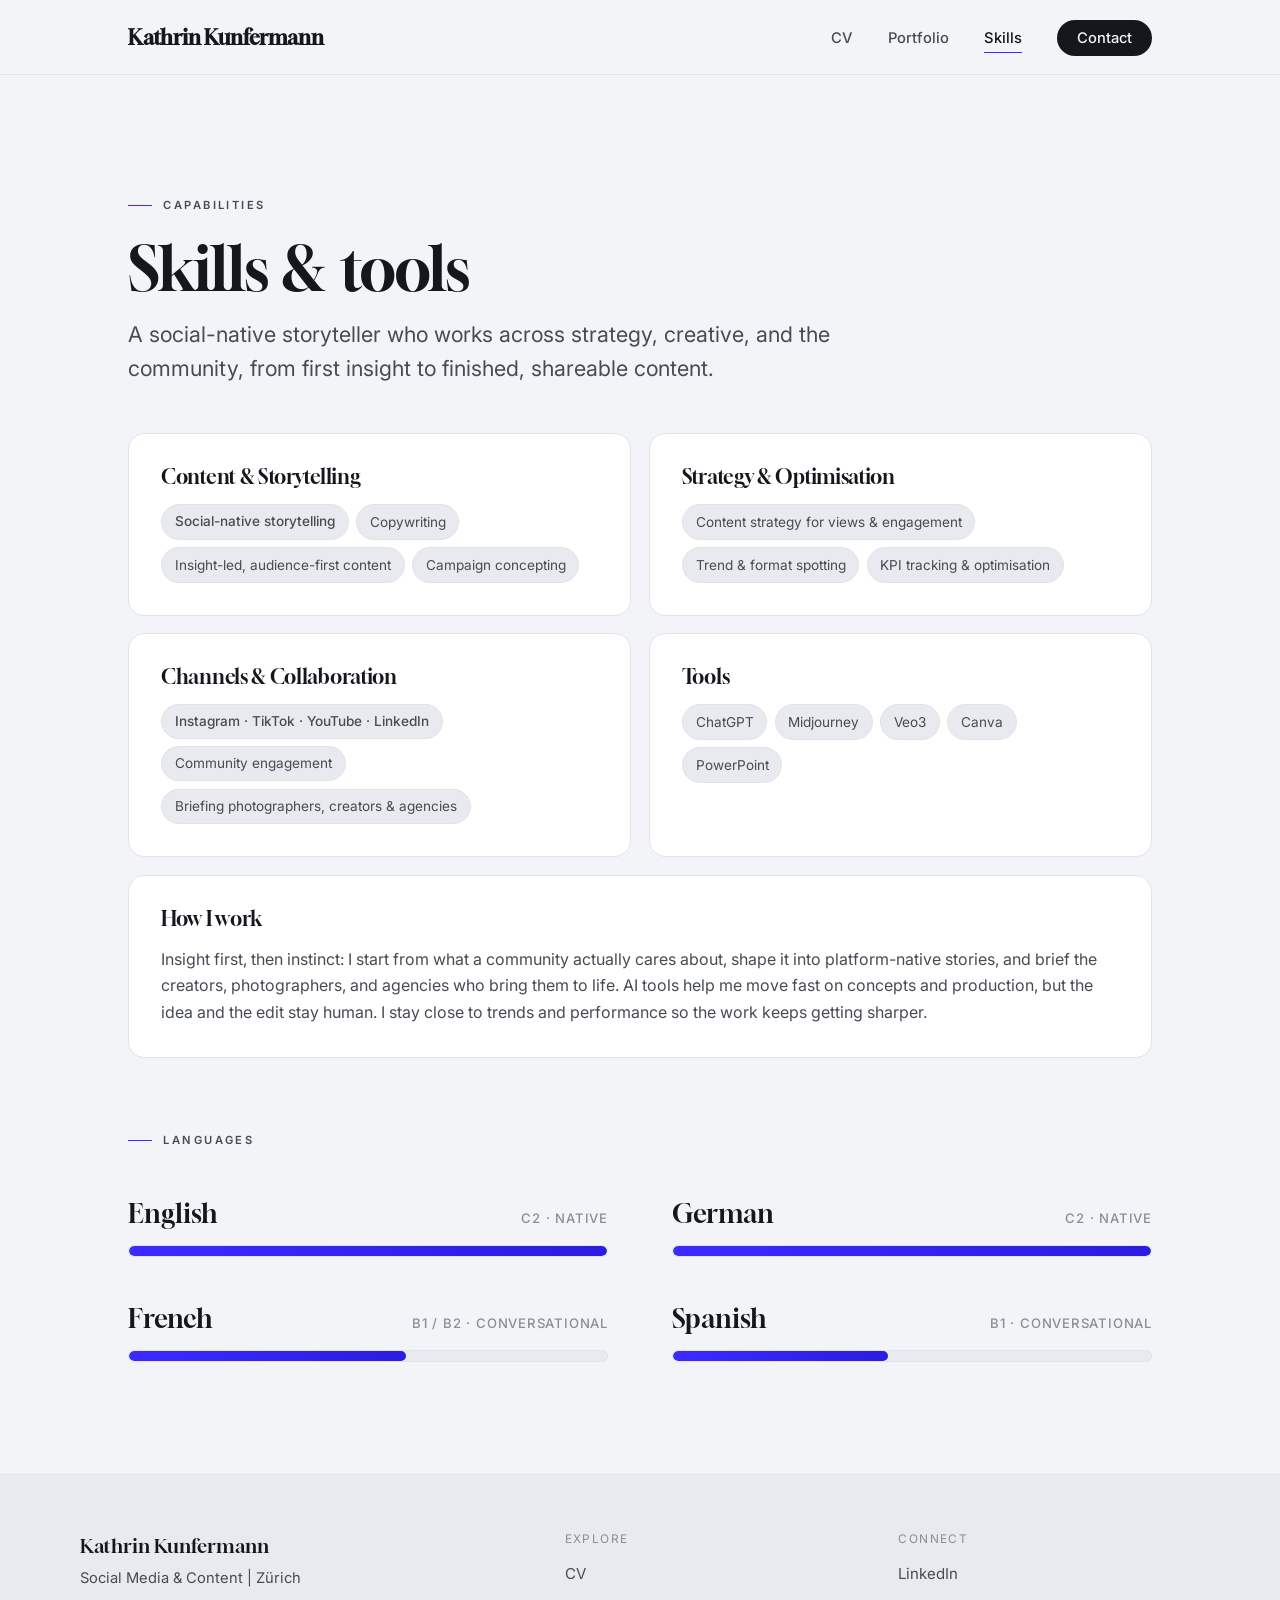
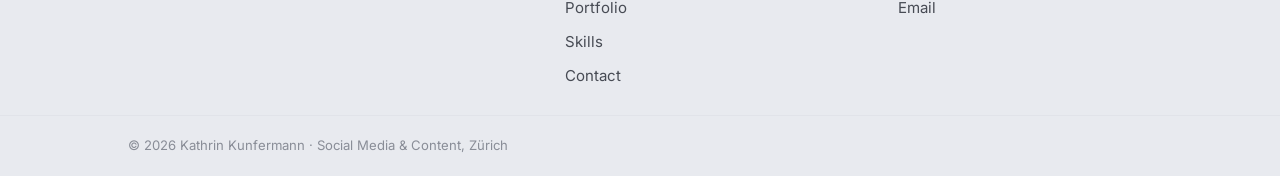
<file: skills/index.html>
<!DOCTYPE html>
<html lang="en">
<head>
<meta charset="UTF-8" />
<meta name="robots" content="noindex, nofollow" />
<meta name="viewport" content="width=device-width, initial-scale=1.0" />
<title>Skills · Kathrin Kunfermann</title>
<meta name="description" content="Skills of Kathrin Kunfermann: social-native storytelling, content strategy and optimisation, channels and collaboration, and creative tools." />
<link rel="stylesheet" href="/style.css" />
</head>
<body>
  <header class="site-header">
    <div class="wrap nav">
      <a class="brand" href="/">Kathrin Kunfermann</a>
      <button class="menu-btn" aria-label="Menu"><span></span><span></span><span></span></button>
      <ul class="nav-links">
        <li><a href="/cv/">CV</a></li>
        <li><a href="/portfolio/">Portfolio</a></li>
        <li><a class="active" href="/skills/">Skills</a></li>
        <li><a class="nav-cta" href="/contact/">Contact</a></li>
      </ul>
    </div>
  </header>

  <main>
    <section class="section">
      <div class="wrap">
        <p class="eyebrow reveal">Capabilities</p>
        <h1 class="page-title reveal">Skills &amp; tools</h1>
        <p class="lead reveal">A social-native storyteller who works across strategy, creative, and the community, from first insight to finished, shareable content.</p>

        <div class="skill-grid" style="margin-top: clamp(2rem,5vw,3rem);">
          <div class="skill-card reveal">
            <h3>Content &amp; Storytelling</h3>
            <div class="tags">
              <span class="tag lead">Social-native storytelling</span>
              <span class="tag">Copywriting</span>
              <span class="tag">Insight-led, audience-first content</span>
              <span class="tag">Campaign concepting</span>
            </div>
          </div>

          <div class="skill-card reveal">
            <h3>Strategy &amp; Optimisation</h3>
            <div class="tags">
              <span class="tag">Content strategy for views &amp; engagement</span>
              <span class="tag">Trend &amp; format spotting</span>
              <span class="tag">KPI tracking &amp; optimisation</span>
            </div>
          </div>

          <div class="skill-card reveal">
            <h3>Channels &amp; Collaboration</h3>
            <div class="tags">
              <span class="tag lead">Instagram · TikTok · YouTube · LinkedIn</span>
              <span class="tag">Community engagement</span>
              <span class="tag">Briefing photographers, creators &amp; agencies</span>
            </div>
          </div>

          <div class="skill-card reveal">
            <h3>Tools</h3>
            <div class="tags">
              <span class="tag">ChatGPT</span>
              <span class="tag">Midjourney</span>
              <span class="tag">Veo3</span>
              <span class="tag">Canva</span>
              <span class="tag">PowerPoint</span>
            </div>
          </div>
        </div>

        <div class="skill-card reveal" style="margin-top:1.1rem;">
          <h3>How I work</h3>
          <p style="color:var(--ink-2);">Insight first, then instinct: I start from what a community actually cares about, shape it into platform-native stories, and brief the creators, photographers, and agencies who bring them to life. AI tools help me move fast on concepts and production, but the idea and the edit stay human. I stay close to trends and performance so the work keeps getting sharper.</p>
        </div>

        <div style="margin-top: clamp(2.5rem,6vw,4rem);">
          <p class="eyebrow reveal">Languages</p>
          <div class="lang-bars reveal">
            <div class="lang-bar">
              <div class="lang-bar-head"><span class="lang-name">English</span><span class="lang-level">C2 · Native</span></div>
              <div class="lang-track"><div class="lang-fill" style="--lvl:100%"></div></div>
            </div>
            <div class="lang-bar">
              <div class="lang-bar-head"><span class="lang-name">German</span><span class="lang-level">C2 · Native</span></div>
              <div class="lang-track"><div class="lang-fill" style="--lvl:100%"></div></div>
            </div>
            <div class="lang-bar">
              <div class="lang-bar-head"><span class="lang-name">French</span><span class="lang-level">B1 / B2 · Conversational</span></div>
              <div class="lang-track"><div class="lang-fill" style="--lvl:58%"></div></div>
            </div>
            <div class="lang-bar">
              <div class="lang-bar-head"><span class="lang-name">Spanish</span><span class="lang-level">B1 · Conversational</span></div>
              <div class="lang-track"><div class="lang-fill" style="--lvl:45%"></div></div>
            </div>
          </div>
        </div>
      </div>
    </section>
  </main>

  <footer class="site-footer">
    <div class="wrap footer-grid">
      <div>
        <h4>Kathrin Kunfermann</h4>
        <p class="tagline">Social Media &amp; Content&nbsp;|&nbsp;Zürich</p>
      </div>
      <div>
        <p class="footer-col-label">Explore</p>
        <ul class="footer-links">
          <li><a href="/cv/">CV</a></li>
          <li><a href="/portfolio/">Portfolio</a></li>
          <li><a href="/skills/">Skills</a></li>
          <li><a href="/contact/">Contact</a></li>
        </ul>
      </div>
      <div>
        <p class="footer-col-label">Connect</p>
        <ul class="footer-links">
          <li><a href="https://www.linkedin.com/" target="_blank" rel="noopener">LinkedIn</a></li>
          <li><a href="mailto:kathrin.kunfermann@gmail.com">Email</a></li>
        </ul>
      </div>
    </div>
    <div class="footer-bottom"><div class="wrap">© 2026 Kathrin Kunfermann · Social Media &amp; Content, Zürich</div></div>
  </footer>

  <script src="/app.js"></script>
</body>
</html>
</file>
<file: style.css>
/* ---------- Kathrin Kunfermann — editorial portfolio ---------- */
@import url('https://fonts.googleapis.com/css2?family=Gloock&family=Inter:wght@400;500;600&display=swap');

:root {
  --bg: #f3f4f7;          /* Cool light grey */
  --bg-2: #e8eaef;
  --paper: #ffffff;
  --ink: #15171c;         /* Cool near-black */
  --brown: #15171c;       /* Feature block (cool near-black) */
  --ink-2: #474b54;
  --ink-3: #898d97;
  --line: #e1e3e9;
  --accent: #3b2bff;      /* Punchy electric ultramarine */
  --accent-dark: #2a1ce0;
  --radius: 16px;
  --maxw: 1120px;
  --serif: 'Gloock', Georgia, serif;
  --sans: 'Inter', system-ui, -apple-system, sans-serif;
}

* { box-sizing: border-box; margin: 0; padding: 0; }
html { scroll-behavior: smooth; }
body {
  font-family: var(--sans);
  font-size: 16px; line-height: 1.65;
  color: var(--ink); background: var(--bg);
  -webkit-font-smoothing: antialiased;
}
a { color: inherit; text-decoration: none; }
.wrap { max-width: var(--maxw); margin: 0 auto; padding: 0 clamp(1.3rem, 5vw, 3rem); }

/* ---------- Header ---------- */
.site-header {
  position: sticky; top: 0; z-index: 50;
  background: color-mix(in srgb, var(--bg) 82%, transparent);
  backdrop-filter: saturate(180%) blur(14px);
  border-bottom: 1px solid var(--line);
}
.nav { display: flex; align-items: center; justify-content: space-between; height: 74px; }
.brand { font-family: var(--serif); font-weight: 600; font-size: 1.25rem; letter-spacing: -0.01em; }
.nav-links { display: flex; align-items: center; gap: clamp(1rem, 3vw, 2.2rem); list-style: none; }
.nav-links a { font-size: 0.92rem; font-weight: 500; color: var(--ink-2); padding: 0.3rem 0; border-bottom: 1.5px solid transparent; transition: color .2s, border-color .2s; }
.nav-links a:hover { color: var(--ink); }
.nav-links a.active { color: var(--ink); border-color: var(--accent); }
.nav-cta { background: var(--ink); color: var(--bg) !important; padding: 0.55rem 1.25rem !important; border-radius: 999px; border: none !important; font-weight: 500; transition: background .2s, transform .12s; }
.nav-cta:hover { background: var(--accent); }
.nav-cta:active { transform: translateY(1px); }
.menu-btn { display: none; background: none; border: none; cursor: pointer; padding: 8px; }
.menu-btn span { display: block; width: 22px; height: 2px; background: var(--ink); margin: 4px 0; transition: .25s; }

/* ---------- Sections / type ---------- */
.section { padding: clamp(3.5rem, 9vw, 7rem) 0; }
.eyebrow { display: inline-flex; align-items: center; gap: 0.7rem; font-size: 0.7rem; font-weight: 600; letter-spacing: 0.22em; text-transform: uppercase; color: var(--ink-2); margin-bottom: 1.3rem; }
.eyebrow::before { content: ""; width: 24px; height: 1px; background: var(--accent); }
h1, h2, h3 { font-family: var(--serif); font-weight: 400; letter-spacing: -0.015em; line-height: 1.1; }
.page-title { font-size: clamp(2.4rem, 6vw, 3.8rem); margin-bottom: 1rem; }
.lead { font-size: clamp(1.1rem, 2.2vw, 1.35rem); color: var(--ink-2); max-width: 60ch; line-height: 1.55; }
.section-head { max-width: 720px; margin-bottom: clamp(2rem, 5vw, 3.5rem); }
.section-head h2 { font-size: clamp(1.9rem, 4.5vw, 3rem); }

/* ---------- Hero (modern) ---------- */
.hero { padding: clamp(2.5rem, 6vw, 4rem) 0 clamp(2.5rem, 6vw, 4rem); }
.hero-meta { display: flex; flex-wrap: wrap; align-items: center; gap: 0.8rem 1.4rem; padding-bottom: clamp(1.5rem, 4vw, 2.6rem); margin-bottom: clamp(1.8rem, 4vw, 2.8rem); border-bottom: 1px solid var(--line); font-size: 0.82rem; letter-spacing: 0.08em; text-transform: uppercase; color: var(--ink-3); font-weight: 500; }
.hero-meta .badge { display: inline-flex; align-items: center; gap: 0.45rem; color: var(--ink); background: var(--paper); border: 1px solid var(--line); padding: 0.3rem 0.8rem; border-radius: 999px; letter-spacing: 0.04em; text-transform: none; font-size: 0.8rem; }
.hero-meta .dot { width: 7px; height: 7px; border-radius: 50%; background: var(--accent); box-shadow: 0 0 0 3px color-mix(in srgb, var(--accent) 25%, transparent); }
.hero-meta .spacer { margin-left: auto; }
.hero h1 { font-size: clamp(3rem, 11vw, 7.4rem); font-weight: 400; letter-spacing: -0.005em; line-height: 1; }
.hero h1 em { font-style: italic; color: var(--accent); }
.hero-body { display: grid; grid-template-columns: 1fr 0.92fr; gap: clamp(2rem, 6vw, 4.5rem); align-items: center; margin-top: clamp(2rem, 5vw, 3.2rem); }
.hero .role { font-family: var(--sans); font-size: clamp(0.95rem, 2vw, 1.12rem); color: var(--ink); font-weight: 600; margin: 0 0 1.2rem; letter-spacing: 0.01em; }
.hero .role span { color: var(--ink-3); margin: 0 0.5rem; font-weight: 400; }
.hero .summary { font-size: clamp(1.05rem, 2.2vw, 1.22rem); color: var(--ink-2); max-width: 56ch; margin-bottom: 2rem; }
.portrait-wrap { position: relative; justify-self: end; width: 100%; max-width: 480px; }
.portrait-wrap::before { content: ""; position: absolute; inset: 0; transform: translate(20px, 20px); border-radius: var(--radius); background: var(--accent); z-index: 0; }
.portrait { position: relative; z-index: 1; display: block; width: 100%; aspect-ratio: 4/5; object-fit: cover; border-radius: var(--radius); box-shadow: 0 30px 70px rgba(24,25,27,0.22); }
@media (max-width: 800px) { .hero-body { grid-template-columns: 1fr; align-items: start; } .portrait-wrap { max-width: 360px; order: -1; justify-self: start; } .portrait-wrap::before { transform: translate(14px, 14px); } .hero-meta .spacer { display: none; } }

.cta-row { display: flex; flex-wrap: wrap; gap: 0.8rem; }
.btn { display: inline-flex; align-items: center; gap: 0.5rem; font-weight: 500; font-size: 0.98rem; padding: 0.9rem 1.6rem; border-radius: 999px; transition: background .2s, transform .12s, border-color .2s, color .2s; }
.btn-primary { background: var(--ink); color: var(--bg); }
.btn-primary:hover { background: var(--accent); }
.btn-ghost { border: 1.5px solid var(--ink); color: var(--ink); }
.btn-ghost:hover { background: var(--ink); color: var(--bg); }
.btn:active { transform: translateY(1px); }

/* ---------- Statement / quote ---------- */
.statement { background: var(--brown); color: #efe9e2; }
.statement .wrap { padding-top: clamp(4rem,10vw,7rem); padding-bottom: clamp(4rem,10vw,7rem); }
.statement p { font-family: var(--serif); font-size: clamp(1.8rem, 4.5vw, 3.2rem); font-weight: 400; line-height: 1.2; letter-spacing: -0.01em; max-width: 18ch; }
.statement p em { font-style: italic; color: #9d92ff; }

/* ---------- Stat cards ---------- */
.stats { display: grid; grid-template-columns: repeat(4, 1fr); gap: clamp(0.8rem, 2vw, 1.4rem); }
.stat { padding: clamp(1.2rem, 3vw, 1.8rem) 0; border-top: 1.5px solid var(--ink); }
.stat .num { font-family: var(--serif); font-size: clamp(2rem, 5vw, 3.1rem); font-weight: 500; letter-spacing: -0.03em; }
.stat .num span { color: var(--accent); }
.stat .label { font-size: 0.88rem; color: var(--ink-2); margin-top: 0.4rem; }
@media (max-width: 760px) { .stats { grid-template-columns: 1fr 1fr; } }

/* ---------- Services / "What I do" ---------- */
.svc-grid { display: grid; grid-template-columns: repeat(2, 1fr); gap: 1.1rem; }
.svc-card { background: var(--paper); border: 1px solid var(--line); border-radius: var(--radius); padding: clamp(1.6rem, 3vw, 2.3rem); transition: transform .2s, box-shadow .2s; }
.svc-card:hover { transform: translateY(-3px); box-shadow: 0 16px 40px rgba(26,24,20,0.07); }
.svc-num { font-family: var(--serif); font-size: 1.4rem; color: var(--accent); }
.svc-card h3 { font-size: 1.4rem; margin: 0.7rem 0 0.7rem; }
.svc-card p { color: var(--ink-2); font-size: 0.98rem; }
@media (max-width: 760px) { .svc-grid { grid-template-columns: 1fr; } }

/* ---------- Portfolio grid ---------- */
.pf-grid { display: grid; grid-template-columns: repeat(2, 1fr); gap: clamp(1.4rem, 3vw, 2.4rem); }
.pf-card { display: block; color: inherit; }
.pf-visual {
  position: relative; aspect-ratio: 3/2; border-radius: var(--radius); overflow: hidden;
  display: flex; align-items: flex-end; padding: clamp(1.2rem, 3vw, 1.8rem);
  background-size: cover; background-position: center;
  transition: transform .35s ease;
}
.pf-card:hover .pf-visual { transform: translateY(-4px); }
.pf-visual::after { content: ""; position: absolute; inset: 0; background: linear-gradient(180deg, rgba(8,8,16,0) 30%, rgba(8,8,16,0.62) 100%); }
.pf-visual.duotone-1 { background-image: linear-gradient(135deg, #3b2bff, #8f86ff); }
.pf-visual.duotone-2 { background-image: linear-gradient(135deg, #15171c, #3a3f4d); }
.pf-visual.duotone-3 { background-image: linear-gradient(135deg, #1f6f6a, #57c3bb); }
.pf-visual.duotone-4 { background-image: linear-gradient(135deg, #5b3df5, #b39bff); }
.pf-visual.duotone-5 { background-image: linear-gradient(135deg, #244641, #6b9a8f); }
.pf-visual.duotone-6 { background-image: linear-gradient(135deg, #2a3b8f, #6f8bd6); }
.pf-visual.duotone-7 { background-image: linear-gradient(135deg, #1a2a4a, #4a6aa0); }
.pf-visual .pf-tag { position: relative; z-index: 1; color: #fff; font-size: 0.78rem; letter-spacing: 0.08em; text-transform: uppercase; font-weight: 500; opacity: 0.9; }
.pf-body { padding-top: 1rem; }
.pf-meta { display: flex; gap: 0.6rem; align-items: baseline; font-size: 0.8rem; color: var(--ink-3); letter-spacing: 0.04em; text-transform: uppercase; margin-bottom: 0.4rem; }
.pf-meta .yr::before { content: "·"; margin-right: 0.6rem; color: var(--ink-3); }
.pf-card h3 { font-size: clamp(1.2rem, 2.4vw, 1.5rem); margin-bottom: 0.5rem; }
.pf-card p { color: var(--ink-2); font-size: 0.96rem; }
.pf-link { display: inline-flex; align-items: center; gap: 0.35rem; margin-top: 0.7rem; font-weight: 500; font-size: 0.9rem; color: var(--accent); }
.pf-link::after { content: "↗"; font-size: 0.85em; }
.pf-card:hover .pf-link { text-decoration: underline; }
@media (max-width: 760px) { .pf-grid { grid-template-columns: 1fr; } }

/* ---------- Experience / work cards ---------- */
.role-card { border-top: 1px solid var(--line); padding: clamp(1.6rem, 3vw, 2.2rem) 0; transition: padding-left .2s; }
.role-card:first-of-type { border-top: 1.5px solid var(--ink); }
.role-head { display: flex; flex-wrap: wrap; justify-content: space-between; gap: 0.4rem 1rem; align-items: baseline; margin-bottom: 0.2rem; }
.role-title { font-family: var(--serif); font-size: 1.4rem; font-weight: 500; }
.role-company { color: var(--accent); font-weight: 500; }
.role-dates { font-size: 0.85rem; color: var(--ink-3); font-weight: 500; white-space: nowrap; }
.role-bullets { list-style: none; margin-top: 1.1rem; display: grid; gap: 0.7rem; max-width: 70ch; }
.role-bullets li { position: relative; padding-left: 1.3rem; color: var(--ink-2); font-size: 0.99rem; }
.role-bullets li::before { content: ""; position: absolute; left: 0; top: 0.62em; width: 6px; height: 6px; border-radius: 50%; background: var(--accent); }
.role-bullets b { color: var(--ink); font-weight: 600; }
.role-company-link { display: inline-flex; align-items: center; gap: 0.3rem; }
.role-company-link::after { content: "↗"; font-size: 0.8em; opacity: 0.7; }
.role-company-link:hover { text-decoration: underline; }
.note-line { font-size: 0.92rem; color: var(--ink-3); margin-top: 2rem; font-style: italic; }

/* ---------- Logo strip ---------- */
.logos-strip { display: flex; flex-wrap: wrap; align-items: center; gap: clamp(1.6rem, 5vw, 3.4rem); }
.logos-strip a { display: inline-flex; align-items: center; opacity: 0.75; transition: opacity .2s, transform .12s; filter: grayscale(100%); }
.logos-strip a:hover { opacity: 1; transform: translateY(-1px); filter: grayscale(0%); }
.logo-img { width: auto; object-fit: contain; display: block; }
.logo-irsuite { height: 26px; }
.logo-ey { height: 48px; }
.logo-hyatt { height: 22px; }
.wordmark { font-weight: 800; letter-spacing: -0.02em; font-size: 1.35rem; }
.wm-posmo { color: var(--ink); }

/* ---------- Education / two-column ---------- */
.grid-2 { display: grid; grid-template-columns: 1fr 1fr; gap: 1.1rem; }
.mini-card { display: block; color: inherit; border: 1px solid var(--line); background: var(--paper); border-radius: var(--radius); padding: 1.5rem 1.7rem; transition: transform .2s, box-shadow .2s, border-color .2s; }
a.mini-card:hover { transform: translateY(-3px); box-shadow: 0 14px 34px rgba(20,20,30,0.08); border-color: var(--accent); }
a.mini-card .deg::after { content: " ↗"; font-size: 0.8em; color: var(--accent); }
.mini-card .deg { font-family: var(--serif); font-weight: 500; font-size: 1.15rem; }
.mini-card .school { color: var(--ink-2); }
.mini-card .when { font-size: 0.85rem; color: var(--ink-3); margin-top: 0.2rem; }
@media (max-width: 760px) { .grid-2 { grid-template-columns: 1fr; } }

/* ---------- Skills ---------- */
.skill-grid { display: grid; grid-template-columns: repeat(2, 1fr); gap: 1.1rem; }
.skill-card { border: 1px solid var(--line); background: var(--paper); border-radius: var(--radius); padding: clamp(1.4rem, 3vw, 2rem); }
.skill-card h3 { font-size: 1.25rem; margin-bottom: 1rem; }
.tags { display: flex; flex-wrap: wrap; gap: 0.45rem; }
.tag { font-size: 0.85rem; color: var(--ink-2); background: var(--bg-2); border: 1px solid var(--line); padding: 0.35rem 0.8rem; border-radius: 999px; cursor: default; transition: background .18s, color .18s, border-color .18s, transform .12s; }
.tag:hover { background: var(--accent); color: #fff; border-color: var(--accent); transform: translateY(-1px); }
.tag.lead { font-weight: 500; }
.langs { display: flex; flex-wrap: wrap; gap: 0.7rem 1.8rem; }
.lang { font-size: 1rem; } .lang b { font-weight: 600; } .lang span { color: var(--ink-3); }

/* Animated language bars */
.lang-bars { display: grid; grid-template-columns: 1fr 1fr; gap: clamp(1.4rem, 4vw, 2.6rem) clamp(2rem, 6vw, 4rem); margin-top: 1.4rem; }
.lang-bar { display: flex; flex-direction: column; gap: 0.6rem; }
.lang-bar-head { display: flex; align-items: baseline; justify-content: space-between; }
.lang-name { font-family: var(--serif); font-size: clamp(1.2rem, 2.6vw, 1.6rem); }
.lang-level { font-size: 0.82rem; letter-spacing: 0.06em; text-transform: uppercase; color: var(--ink-3); font-weight: 500; }
.lang-track { height: 12px; border-radius: 999px; background: var(--bg-2); border: 1px solid var(--line); overflow: hidden; }
.lang-fill { height: 100%; width: 0; border-radius: 999px; background: linear-gradient(90deg, var(--accent), var(--accent-dark)); transition: width 1.4s cubic-bezier(.2,.7,.2,1); }
.reveal.in .lang-fill { width: var(--lvl); }
@media (max-width: 620px) { .lang-bars { grid-template-columns: 1fr; } }
@media (max-width: 760px) { .skill-grid { grid-template-columns: 1fr; } }

/* ---------- Contact form ---------- */
.form { max-width: 600px; }
.field { margin-bottom: 1.05rem; }
.field label { display: block; font-size: 0.85rem; font-weight: 600; margin-bottom: 0.4rem; }
.field .opt { color: var(--ink-3); font-weight: 400; }
.field input, .field textarea, .field select { width: 100%; font-family: inherit; font-size: 1rem; color: var(--ink); background: var(--paper); border: 1.5px solid var(--line); border-radius: 12px; padding: 0.8rem 0.95rem; transition: border-color .2s, box-shadow .2s; }
.field input:focus, .field textarea:focus, .field select:focus { outline: none; border-color: var(--accent); box-shadow: 0 0 0 3px rgba(180,98,63,0.14); }
.field textarea { resize: vertical; min-height: 120px; }
.btn-submit { width: 100%; font-family: inherit; font-weight: 500; font-size: 1rem; color: var(--bg); background: var(--ink); border: none; border-radius: 12px; padding: 0.95rem; cursor: pointer; transition: background .2s, transform .12s; }
.btn-submit:hover { background: var(--accent); }
.btn-submit:active { transform: translateY(1px); }
.btn-submit:disabled { opacity: .6; cursor: default; }
.privacy { font-size: 0.82rem; color: var(--ink-3); margin-top: 0.8rem; }
.form-status { margin-top: 1rem; font-weight: 600; min-height: 1.4em; }
.contact-aside { display: flex; flex-direction: column; gap: 0.6rem; }
.contact-aside a { color: var(--accent); font-weight: 500; }
.thank-you { border: 1px solid var(--line); background: var(--paper); border-radius: var(--radius); padding: 2.2rem; text-align: center; }
.thank-you h3 { font-size: 1.5rem; margin-bottom: 0.5rem; }
.thank-you p { color: var(--ink-2); }

/* ---------- Contact CTA band ---------- */
.cta-band { text-align: center; }
.cta-band h2 { font-size: clamp(2.2rem, 6vw, 4rem); margin-bottom: 1.2rem; }
.cta-band p { color: var(--ink-2); font-size: 1.1rem; max-width: 46ch; margin: 0 auto 2rem; }

/* ---------- Footer ---------- */
.site-footer { border-top: 1px solid var(--line); background: var(--bg-2); margin-top: 0; }
.footer-grid { display: grid; grid-template-columns: 1.5fr 1fr 1fr; gap: 2rem; padding: clamp(2.4rem, 5vw, 3.4rem) 0 1.6rem; }
.footer-grid h4 { font-family: var(--serif); font-size: 1.2rem; font-weight: 500; margin-bottom: 0.3rem; }
.footer-grid .tagline { color: var(--ink-2); font-size: 0.92rem; }
.footer-col-label { font-size: 0.74rem; letter-spacing: 0.12em; text-transform: uppercase; color: var(--ink-3); margin-bottom: 0.7rem; }
.footer-links { list-style: none; display: grid; gap: 0.45rem; }
.footer-links a { color: var(--ink-2); font-size: 0.94rem; }
.footer-links a:hover { color: var(--accent); }
.footer-bottom { border-top: 1px solid var(--line); padding: 1.2rem 0; font-size: 0.82rem; color: var(--ink-3); }
@media (max-width: 760px) { .footer-grid { grid-template-columns: 1fr; gap: 1.6rem; } }

/* ---------- Reveal ---------- */
.reveal { opacity: 0; transform: translateY(20px); transition: opacity .8s ease, transform .8s ease; }
.reveal.in { opacity: 1; transform: none; }

/* ---------- Mobile nav ---------- */
@media (max-width: 760px) {
  .nav-links { position: fixed; inset: 74px 0 auto 0; flex-direction: column; align-items: flex-start; gap: 0; background: var(--bg); border-bottom: 1px solid var(--line); padding: 0.5rem clamp(1.3rem,5vw,3rem) 1.2rem; transform: translateY(-130%); transition: transform .3s ease; }
  .nav-links.open { transform: translateY(0); }
  .nav-links li { width: 100%; }
  .nav-links a { display: block; padding: 0.85rem 0; width: 100%; }
  .nav-links .nav-cta { display: inline-block; margin-top: 0.5rem; }
  .menu-btn { display: block; }
}
@media (prefers-reduced-motion: reduce) { * { scroll-behavior: auto; } .reveal { opacity: 1 !important; transform: none !important; transition: none; } }
</file>
